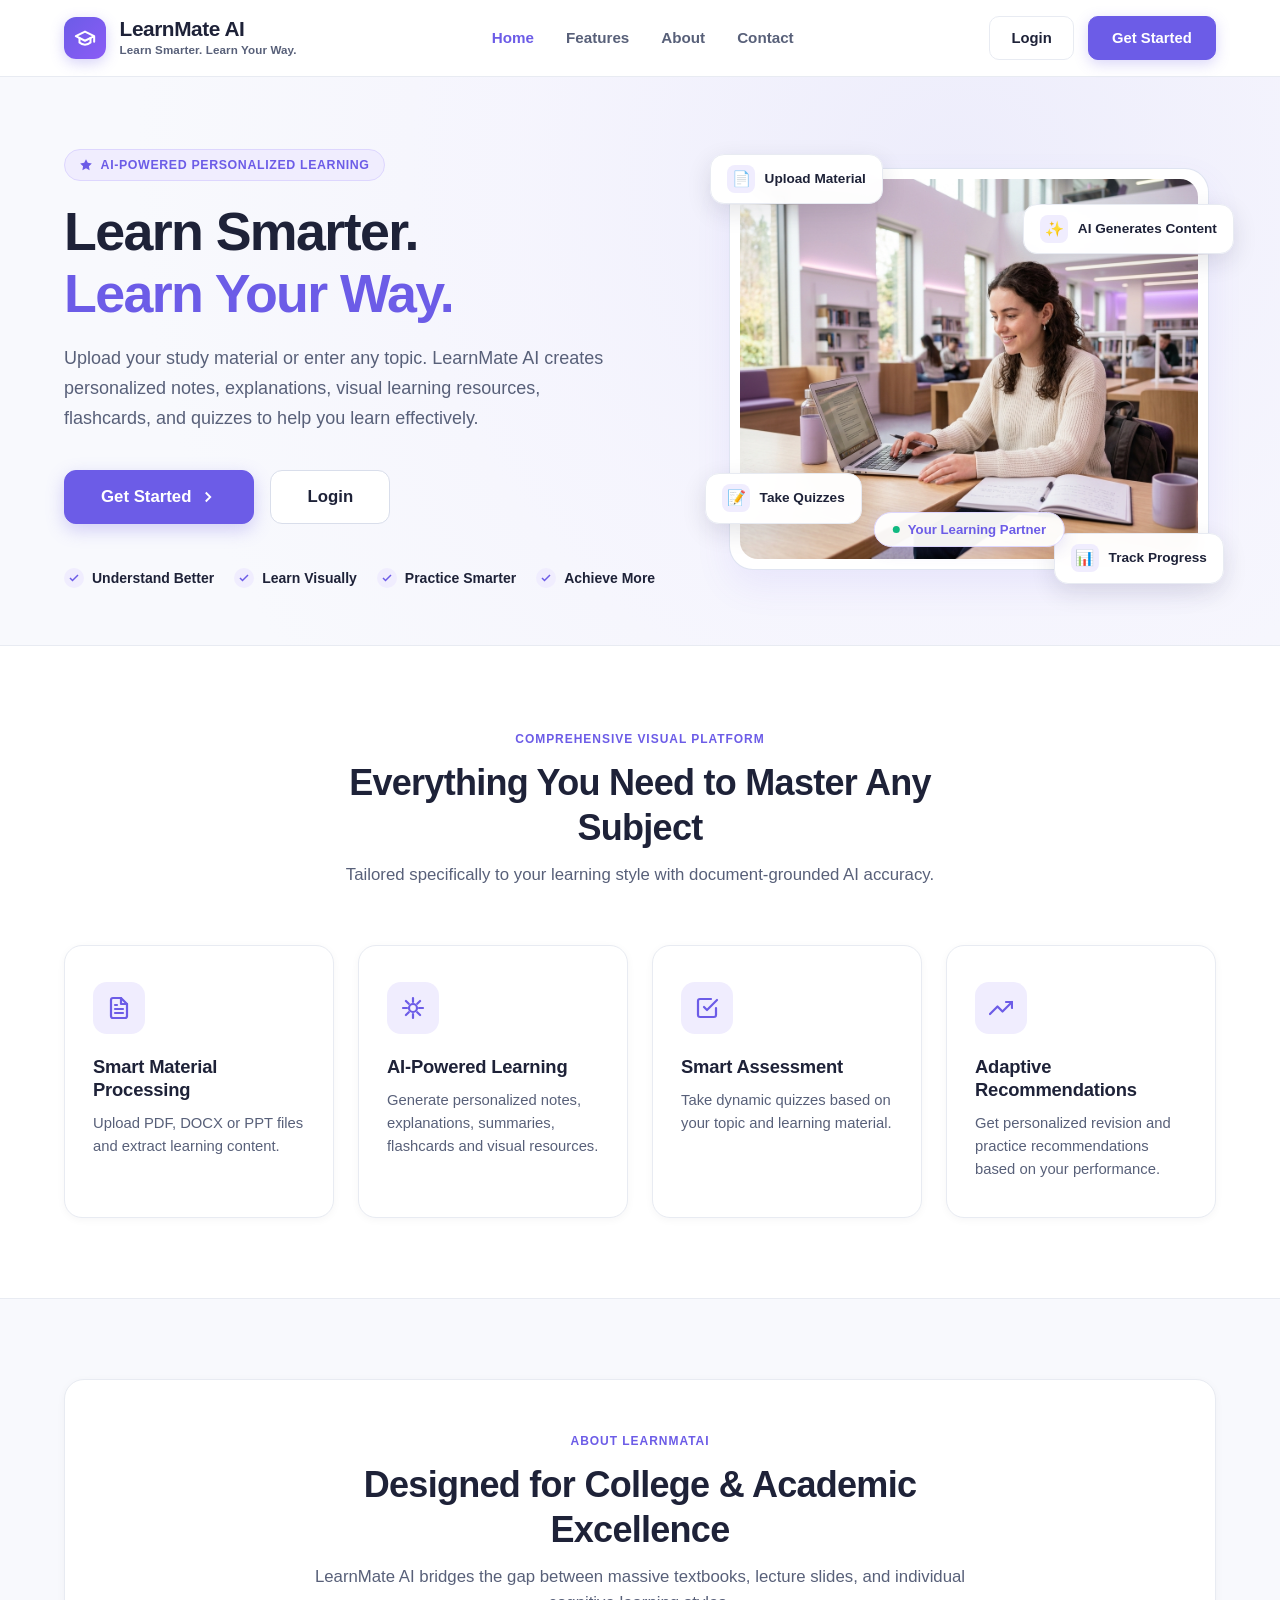
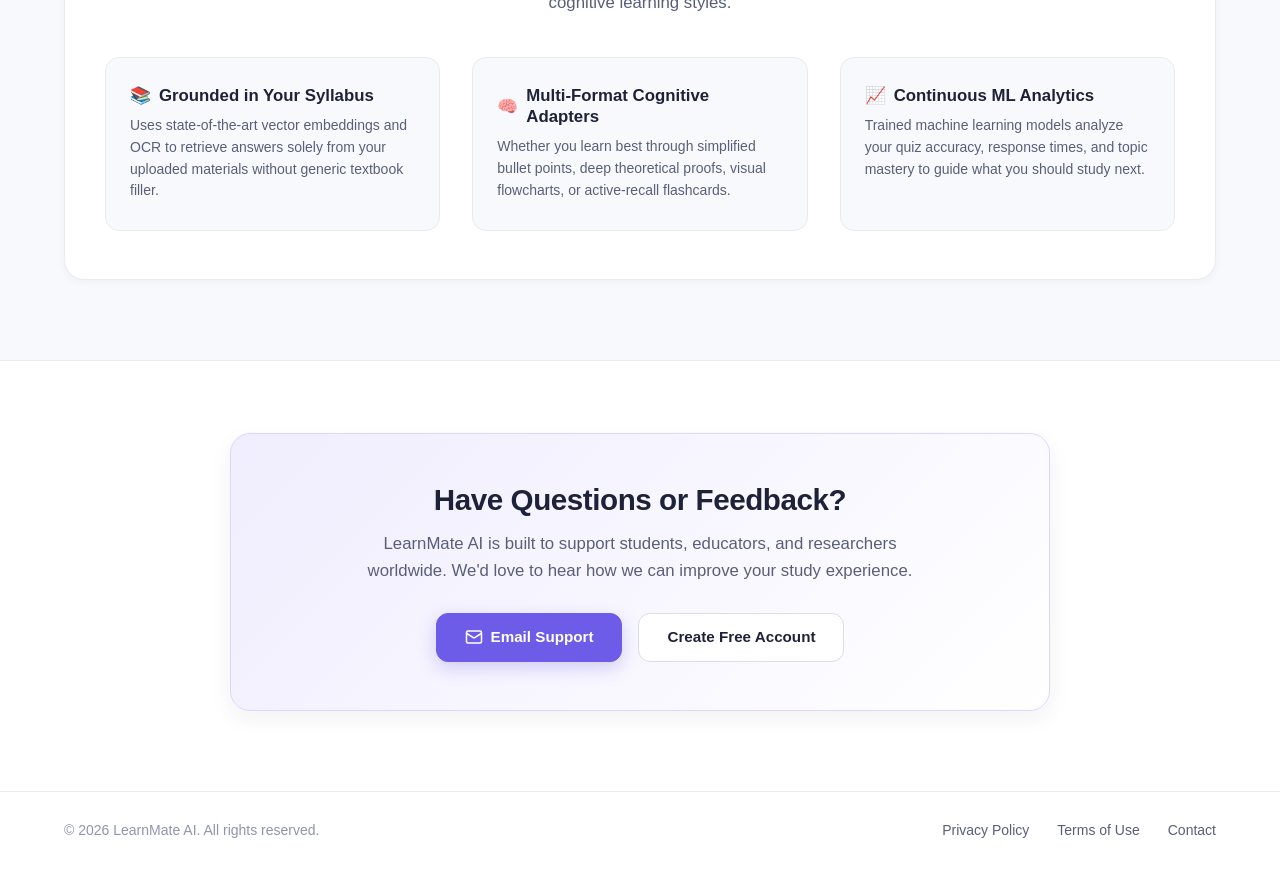
<file: index.html>
<!DOCTYPE html>
<html lang="en">
<head>
  <meta charset="UTF-8">
  <meta name="viewport" content="width=device-width, initial-scale=1.0">
  <title>LearnMate AI - Learn Smarter. Learn Your Way.</title>
  <link rel="stylesheet" href="css/variables.css">
  <link rel="stylesheet" href="css/base.css">
  <style>
    /* ==========================================================================
       Polished, Modern AI Education Landing Page Styles
       ========================================================================== */
    :root {
      --primary: #6C5CE7;
      --primary-hover: #5A4BD8;
      --primary-light: #F0EDFE;
      --primary-border: #DDD6FE;
      --primary-subtle: #FAF9FF;
      --bg-page: #F8F9FD;
      --bg-card: #FFFFFF;
      --text-navy: #1E2238;
      --text-muted: #586079;
      --text-subtle: #8E96AD;
      --border-color: #E8EBF2;
      --shadow-sm: 0 2px 8px rgba(30, 34, 56, 0.04);
      --shadow-md: 0 8px 24px rgba(30, 34, 56, 0.06);
      --shadow-lg: 0 16px 36px rgba(108, 92, 231, 0.09);
    }

    * {
      box-sizing: border-box;
      margin: 0;
      padding: 0;
    }

    html {
      scroll-behavior: smooth;
    }

    body {
      background-color: var(--bg-page);
      color: var(--text-navy);
      font-family: -apple-system, BlinkMacSystemFont, 'Segoe UI', Roboto, Helvetica, Arial, sans-serif;
      min-height: 100vh;
      display: flex;
      flex-direction: column;
      overflow-x: hidden;
      line-height: 1.5;
    }

    /* Subtle background ambient glows */
    .bg-ambient-glow {
      position: absolute;
      top: 0;
      left: 50%;
      transform: translateX(-50%);
      width: 100%;
      max-width: 1400px;
      height: 720px;
      background: radial-gradient(circle at 75% 25%, rgba(108, 92, 231, 0.08) 0%, rgba(240, 237, 254, 0.35) 40%, rgba(248, 249, 253, 0) 75%);
      pointer-events: none;
      z-index: 0;
    }

    /* Container */
    .landing-container {
      max-width: 1200px;
      margin: 0 auto;
      padding: 0 1.5rem;
      width: 100%;
      position: relative;
      z-index: 1;
    }

    /* ==========================================================================
       Header
       ========================================================================== */
    .landing-header {
      background: rgba(255, 255, 255, 0.96);
      backdrop-filter: blur(12px);
      border-bottom: 1px solid var(--border-color);
      position: sticky;
      top: 0;
      z-index: 100;
      transition: all 0.2s ease;
    }

    .header-inner {
      height: 76px;
      display: flex;
      align-items: center;
      justify-content: space-between;
    }

    .brand-group {
      display: flex;
      align-items: center;
      gap: 0.85rem;
      text-decoration: none;
    }

    .brand-icon-box {
      width: 42px;
      height: 42px;
      border-radius: 12px;
      background: linear-gradient(135deg, #6C5CE7, #8B5CF6);
      color: #FFFFFF;
      display: flex;
      align-items: center;
      justify-content: center;
      box-shadow: 0 4px 14px rgba(108, 92, 231, 0.28);
    }

    .brand-text-col {
      display: flex;
      flex-direction: column;
    }

    .brand-title {
      font-size: 1.3rem;
      font-weight: 800;
      color: var(--text-navy);
      letter-spacing: -0.02em;
      line-height: 1.15;
    }

    .brand-tagline {
      font-size: 0.725rem;
      font-weight: 600;
      color: var(--text-muted);
      letter-spacing: 0.01em;
    }

    /* Navigation links */
    .header-nav {
      display: flex;
      align-items: center;
      gap: 2rem;
    }

    .header-nav a {
      font-size: 0.95rem;
      font-weight: 600;
      color: var(--text-muted);
      text-decoration: none;
      transition: color 0.2s ease;
      position: relative;
    }

    .header-nav a:hover,
    .header-nav a.active {
      color: var(--primary);
    }

    /* Header Actions */
    .header-actions {
      display: flex;
      align-items: center;
      gap: 0.85rem;
    }

    .btn-header-login {
      padding: 0.6rem 1.35rem;
      font-size: 0.925rem;
      font-weight: 600;
      color: var(--text-navy);
      background: #FFFFFF;
      border: 1.5px solid var(--border-color);
      border-radius: 10px;
      text-decoration: none;
      transition: all 0.2s ease;
      display: inline-flex;
      align-items: center;
      justify-content: center;
    }

    .btn-header-login:hover {
      border-color: var(--primary);
      color: var(--primary);
      background: var(--primary-light);
    }

    .btn-header-start {
      padding: 0.6rem 1.45rem;
      font-size: 0.925rem;
      font-weight: 600;
      color: #FFFFFF;
      background: var(--primary);
      border: 1.5px solid var(--primary);
      border-radius: 10px;
      text-decoration: none;
      box-shadow: 0 4px 14px rgba(108, 92, 231, 0.25);
      transition: all 0.2s ease;
      display: inline-flex;
      align-items: center;
      justify-content: center;
    }

    .btn-header-start:hover {
      background: var(--primary-hover);
      border-color: var(--primary-hover);
      transform: translateY(-1px);
      box-shadow: 0 6px 18px rgba(108, 92, 231, 0.35);
    }

    /* ==========================================================================
       Hero Section (Two-Column Layout)
       ========================================================================== */
    .hero-section {
      padding: 4.5rem 0 3.5rem;
      position: relative;
    }

    .hero-grid {
      display: grid;
      grid-template-columns: 1.1fr 0.9fr;
      gap: 3.5rem;
      align-items: center;
    }

    /* Left Side */
    .hero-left {
      display: flex;
      flex-direction: column;
      align-items: flex-start;
    }

    .hero-badge {
      display: inline-flex;
      align-items: center;
      gap: 0.45rem;
      background: var(--primary-light);
      border: 1px solid var(--primary-border);
      color: var(--primary);
      font-size: 0.775rem;
      font-weight: 750;
      letter-spacing: 0.05em;
      padding: 0.35rem 0.9rem;
      border-radius: 20px;
      margin-bottom: 1.25rem;
      text-transform: uppercase;
    }

    .hero-badge-sparkle {
      width: 14px;
      height: 14px;
      color: var(--primary);
    }

    .hero-title {
      font-size: clamp(2.6rem, 4.2vw, 3.5rem);
      font-weight: 850;
      color: var(--text-navy);
      line-height: 1.15;
      letter-spacing: -0.03em;
      margin-bottom: 1.25rem;
    }

    .hero-title .purple-text {
      color: var(--primary);
      display: inline-block;
    }

    .hero-desc {
      font-size: 1.125rem;
      color: var(--text-muted);
      line-height: 1.65;
      margin-bottom: 2.25rem;
      max-width: 540px;
    }

    .hero-cta-row {
      display: flex;
      align-items: center;
      gap: 1rem;
      margin-bottom: 2.25rem;
      flex-wrap: wrap;
    }

    .btn-hero-primary {
      padding: 0.85rem 2.25rem;
      font-size: 1.05rem;
      font-weight: 600;
      color: #FFFFFF;
      background: var(--primary);
      border: 1.5px solid var(--primary);
      border-radius: 12px;
      text-decoration: none;
      box-shadow: 0 6px 18px rgba(108, 92, 231, 0.28);
      transition: all 0.2s ease;
      display: inline-flex;
      align-items: center;
      justify-content: center;
      gap: 0.5rem;
    }

    .btn-hero-primary:hover {
      background: var(--primary-hover);
      border-color: var(--primary-hover);
      transform: translateY(-2px);
      box-shadow: 0 8px 24px rgba(108, 92, 231, 0.38);
    }

    .btn-hero-secondary {
      padding: 0.85rem 2.25rem;
      font-size: 1.05rem;
      font-weight: 600;
      color: var(--text-navy);
      background: #FFFFFF;
      border: 1.5px solid #D9DEEB;
      border-radius: 12px;
      text-decoration: none;
      transition: all 0.2s ease;
      display: inline-flex;
      align-items: center;
      justify-content: center;
    }

    .btn-hero-secondary:hover {
      border-color: var(--primary);
      color: var(--primary);
      background: var(--primary-light);
      transform: translateY(-2px);
    }

    /* Benefits row */
    .hero-benefits {
      display: flex;
      align-items: center;
      gap: 1.25rem;
      flex-wrap: wrap;
      padding-top: 0.5rem;
    }

    .benefit-item {
      display: inline-flex;
      align-items: center;
      gap: 0.5rem;
      font-size: 0.875rem;
      font-weight: 650;
      color: var(--text-navy);
    }

    .benefit-icon-circle {
      width: 20px;
      height: 20px;
      border-radius: 50%;
      background: var(--primary-light);
      color: var(--primary);
      display: flex;
      align-items: center;
      justify-content: center;
      flex-shrink: 0;
    }

    /* Right Side (Realistic Student Visual with Floating UI Cards) */
    .hero-right {
      position: relative;
      display: flex;
      justify-content: center;
      align-items: center;
    }

    .hero-visual-frame {
      position: relative;
      width: 100%;
      max-width: 480px;
      background: #FFFFFF;
      border-radius: 24px;
      padding: 10px;
      border: 1px solid rgba(220, 225, 240, 0.9);
      box-shadow: var(--shadow-lg);
    }

    .hero-visual-img {
      width: 100%;
      height: 380px;
      object-fit: cover;
      object-position: center 20%;
      border-radius: 18px;
      display: block;
    }

    /* Floating UI Cards */
    .floating-ui-card {
      position: absolute;
      background: rgba(255, 255, 255, 0.97);
      backdrop-filter: blur(10px);
      border: 1px solid var(--border-color);
      border-radius: 14px;
      padding: 0.65rem 1rem;
      box-shadow: 0 8px 24px rgba(30, 34, 56, 0.12);
      display: flex;
      align-items: center;
      gap: 0.6rem;
      font-size: 0.85rem;
      font-weight: 700;
      color: var(--text-navy);
      white-space: nowrap;
      z-index: 10;
      transition: transform 0.25s ease;
    }

    .floating-ui-card:hover {
      transform: translateY(-3px);
      box-shadow: 0 12px 28px rgba(108, 92, 231, 0.18);
    }

    .float-icon-box {
      width: 28px;
      height: 28px;
      border-radius: 8px;
      background: var(--primary-light);
      color: var(--primary);
      display: flex;
      align-items: center;
      justify-content: center;
      font-size: 0.95rem;
    }

    /* Floating Card Positions */
    .card-pos-top-left {
      top: -15px;
      left: -20px;
    }

    .card-pos-top-right {
      top: 35px;
      right: -25px;
    }

    .card-pos-bottom-left {
      bottom: 45px;
      left: -25px;
    }

    .card-pos-bottom-right {
      bottom: -15px;
      right: -15px;
    }

    /* Partner Badge */
    .partner-badge {
      position: absolute;
      bottom: 22px;
      left: 50%;
      transform: translateX(-50%);
      background: rgba(255, 255, 255, 0.95);
      border: 1.5px solid var(--primary-border);
      border-radius: 20px;
      padding: 0.4rem 1.1rem;
      display: flex;
      align-items: center;
      gap: 0.5rem;
      font-size: 0.825rem;
      font-weight: 750;
      color: var(--primary);
      box-shadow: 0 4px 16px rgba(108, 92, 231, 0.16);
      z-index: 12;
    }

    .partner-badge-dot {
      width: 7px;
      height: 7px;
      border-radius: 50%;
      background: #10B981;
    }

    /* ==========================================================================
       Features Section (4 Rounded Feature Cards)
       ========================================================================== */
    .features-section {
      padding: 5rem 0;
      border-top: 1px solid var(--border-color);
      background: #FFFFFF;
      position: relative;
    }

    .section-header {
      text-align: center;
      max-width: 680px;
      margin: 0 auto 3.5rem;
    }

    .section-badge {
      display: inline-block;
      font-size: 0.75rem;
      font-weight: 750;
      color: var(--primary);
      text-transform: uppercase;
      letter-spacing: 0.08em;
      margin-bottom: 0.75rem;
    }

    .section-title {
      font-size: 2.25rem;
      font-weight: 800;
      color: var(--text-navy);
      letter-spacing: -0.02em;
      margin-bottom: 0.75rem;
      line-height: 1.25;
    }

    .section-subtitle {
      font-size: 1.05rem;
      color: var(--text-muted);
      line-height: 1.6;
    }

    .features-grid {
      display: grid;
      grid-template-columns: repeat(4, 1fr);
      gap: 1.5rem;
    }

    .feature-card {
      background: #FFFFFF;
      border: 1.5px solid var(--border-color);
      border-radius: 18px;
      padding: 2.25rem 1.75rem;
      box-shadow: var(--shadow-sm);
      transition: all 0.25s ease;
      display: flex;
      flex-direction: column;
      text-align: left;
    }

    .feature-card:hover {
      border-color: var(--primary-border);
      transform: translateY(-4px);
      box-shadow: var(--shadow-lg);
    }

    .feature-icon-wrapper {
      width: 52px;
      height: 52px;
      border-radius: 14px;
      background: var(--primary-light);
      color: var(--primary);
      display: flex;
      align-items: center;
      justify-content: center;
      margin-bottom: 1.35rem;
    }

    .feature-card-title {
      font-size: 1.15rem;
      font-weight: 750;
      color: var(--text-navy);
      margin-bottom: 0.65rem;
      letter-spacing: -0.01em;
    }

    .feature-card-desc {
      font-size: 0.925rem;
      color: var(--text-muted);
      line-height: 1.55;
    }

    /* ==========================================================================
       About Section
       ========================================================================== */
    .about-section {
      padding: 5rem 0;
      background: var(--bg-page);
      border-top: 1px solid var(--border-color);
    }

    .about-card {
      background: #FFFFFF;
      border: 1.5px solid var(--border-color);
      border-radius: 20px;
      padding: 3rem 2.5rem;
      box-shadow: var(--shadow-sm);
    }

    .about-grid {
      display: grid;
      grid-template-columns: repeat(3, 1fr);
      gap: 2rem;
      margin-top: 2.5rem;
    }

    .about-pillar {
      background: var(--bg-page);
      border: 1px solid var(--border-color);
      border-radius: 14px;
      padding: 1.75rem 1.5rem;
    }

    .about-pillar h4 {
      font-size: 1.05rem;
      font-weight: 750;
      color: var(--text-navy);
      margin-bottom: 0.5rem;
      display: flex;
      align-items: center;
      gap: 0.5rem;
    }

    .about-pillar p {
      font-size: 0.875rem;
      color: var(--text-muted);
      line-height: 1.55;
    }

    /* ==========================================================================
       Contact Section
       ========================================================================== */
    .contact-section {
      padding: 4.5rem 0 5rem;
      background: #FFFFFF;
      border-top: 1px solid var(--border-color);
    }

    .contact-box {
      background: linear-gradient(135deg, var(--primary-light) 0%, #FFFFFF 100%);
      border: 1.5px solid var(--primary-border);
      border-radius: 20px;
      padding: 3rem 2.5rem;
      text-align: center;
      max-width: 820px;
      margin: 0 auto;
      box-shadow: var(--shadow-md);
    }

    .contact-box h3 {
      font-size: 1.85rem;
      font-weight: 800;
      color: var(--text-navy);
      margin-bottom: 0.75rem;
    }

    .contact-box p {
      font-size: 1.05rem;
      color: var(--text-muted);
      max-width: 580px;
      margin: 0 auto 1.75rem;
      line-height: 1.6;
    }

    .contact-actions {
      display: flex;
      align-items: center;
      justify-content: center;
      gap: 1rem;
      flex-wrap: wrap;
    }

    /* ==========================================================================
       Footer
       ========================================================================== */
    .landing-footer {
      background: #FFFFFF;
      border-top: 1px solid var(--border-color);
      padding: 1.75rem 0;
      margin-top: auto;
    }

    .footer-inner {
      display: flex;
      align-items: center;
      justify-content: space-between;
      flex-wrap: wrap;
      gap: 1rem;
    }

    .footer-copy {
      font-size: 0.875rem;
      color: var(--text-subtle);
      font-weight: 500;
    }

    .footer-links {
      display: flex;
      align-items: center;
      gap: 1.75rem;
    }

    .footer-links a {
      font-size: 0.875rem;
      color: var(--text-muted);
      text-decoration: none;
      font-weight: 500;
      transition: color 0.2s ease;
    }

    .footer-links a:hover {
      color: var(--primary);
    }

    /* ==========================================================================
       Responsive Media Queries
       ========================================================================== */
    @media (max-width: 1024px) {
      .hero-grid {
        grid-template-columns: 1fr;
        gap: 3rem;
      }
      .hero-left {
        align-items: center;
        text-align: center;
      }
      .hero-desc {
        margin-left: auto;
        margin-right: auto;
      }
      .hero-cta-row {
        justify-content: center;
      }
      .hero-benefits {
        justify-content: center;
      }
      .features-grid {
        grid-template-columns: repeat(2, 1fr);
      }
      .about-grid {
        grid-template-columns: 1fr;
      }
    }

    @media (max-width: 768px) {
      .header-nav {
        display: none; /* Hide middle links on compact mobile */
      }
      .features-grid {
        grid-template-columns: 1fr;
      }
      .card-pos-top-left {
        top: -10px;
        left: -10px;
      }
      .card-pos-top-right {
        top: 20px;
        right: -10px;
      }
      .card-pos-bottom-left {
        bottom: 30px;
        left: -10px;
      }
      .card-pos-bottom-right {
        bottom: -10px;
        right: -10px;
      }
      .footer-inner {
        flex-direction: column;
        text-align: center;
      }
    }
  </style>
</head>
<body>

  <div class="bg-ambient-glow"></div>

  <!-- HEADER -->
  <header class="landing-header">
    <div class="landing-container">
      <div class="header-inner">
        
        <!-- Left: Logo, Name & Tagline -->
        <a href="#" class="brand-group">
          <div class="brand-icon-box">
            <svg width="22" height="22" viewBox="0 0 24 24" fill="none" stroke="currentColor" stroke-width="2.2" stroke-linecap="round" stroke-linejoin="round">
              <path d="M22 10v6M2 10l10-5 10 5-10 5z"/>
              <path d="M6 12v5c3 3 9 3 12 0v-5"/>
            </svg>
          </div>
          <div class="brand-text-col">
            <span class="brand-title">LearnMate AI</span>
            <span class="brand-tagline">Learn Smarter. Learn Your Way.</span>
          </div>
        </a>

        <!-- Center/Right Navigation -->
        <nav class="header-nav">
          <a href="#" class="active">Home</a>
          <a href="#features">Features</a>
          <a href="#about">About</a>
          <a href="#contact">Contact</a>
        </nav>

        <!-- Right Buttons -->
        <div class="header-actions">
          <a href="login.html" class="btn-header-login">Login</a>
          <a href="signup.html" class="btn-header-start">Get Started</a>
        </div>

      </div>
    </div>
  </header>

  <!-- MAIN CONTENT -->
  <main>
    
    <!-- HERO SECTION -->
    <section class="hero-section" id="home">
      <div class="landing-container">
        <div class="hero-grid">

          <!-- LEFT SIDE -->
          <div class="hero-left">
            <div class="hero-badge">
              <svg class="hero-badge-sparkle" viewBox="0 0 24 24" fill="currentColor">
                <polygon points="12 2 15.09 8.26 22 9.27 17 14.14 18.18 21.02 12 17.77 5.82 21.02 7 14.14 2 9.27 8.91 8.26 12 2"/>
              </svg>
              <span>AI-POWERED PERSONALIZED LEARNING</span>
            </div>

            <h1 class="hero-title">
              Learn Smarter.<br>
              <span class="purple-text">Learn Your Way.</span>
            </h1>

            <p class="hero-desc">
              Upload your study material or enter any topic. LearnMate AI creates personalized notes, explanations, visual learning resources, flashcards, and quizzes to help you learn effectively.
            </p>

            <div class="hero-cta-row">
              <a href="signup.html" class="btn-hero-primary">
                <span>Get Started</span>
                <svg width="18" height="18" viewBox="0 0 24 24" fill="none" stroke="currentColor" stroke-width="2.5"><polyline points="9 18 15 12 9 6"/></svg>
              </a>
              <a href="login.html" class="btn-hero-secondary">Login</a>
            </div>

            <!-- Four small benefits -->
            <div class="hero-benefits">
              <div class="benefit-item">
                <div class="benefit-icon-circle">
                  <svg width="12" height="12" viewBox="0 0 24 24" fill="none" stroke="currentColor" stroke-width="3"><polyline points="20 6 9 17 4 12"/></svg>
                </div>
                <span>Understand Better</span>
              </div>

              <div class="benefit-item">
                <div class="benefit-icon-circle">
                  <svg width="12" height="12" viewBox="0 0 24 24" fill="none" stroke="currentColor" stroke-width="3"><polyline points="20 6 9 17 4 12"/></svg>
                </div>
                <span>Learn Visually</span>
              </div>

              <div class="benefit-item">
                <div class="benefit-icon-circle">
                  <svg width="12" height="12" viewBox="0 0 24 24" fill="none" stroke="currentColor" stroke-width="3"><polyline points="20 6 9 17 4 12"/></svg>
                </div>
                <span>Practice Smarter</span>
              </div>

              <div class="benefit-item">
                <div class="benefit-icon-circle">
                  <svg width="12" height="12" viewBox="0 0 24 24" fill="none" stroke="currentColor" stroke-width="3"><polyline points="20 6 9 17 4 12"/></svg>
                </div>
                <span>Achieve More</span>
              </div>
            </div>
          </div>

          <!-- RIGHT SIDE: Realistic Student Visual with Floating UI Cards -->
          <div class="hero-right">
            <div class="hero-visual-frame">
              <img src="assets/student_learning_hero.jpg" alt="Student learning with laptop" class="hero-visual-img">

              <!-- Floating UI Card 1: Top Left -->
              <div class="floating-ui-card card-pos-top-left">
                <div class="float-icon-box">📄</div>
                <span>Upload Material</span>
              </div>

              <!-- Floating UI Card 2: Top Right -->
              <div class="floating-ui-card card-pos-top-right">
                <div class="float-icon-box">✨</div>
                <span>AI Generates Content</span>
              </div>

              <!-- Floating UI Card 3: Bottom Left -->
              <div class="floating-ui-card card-pos-bottom-left">
                <div class="float-icon-box">📝</div>
                <span>Take Quizzes</span>
              </div>

              <!-- Floating UI Card 4: Bottom Right -->
              <div class="floating-ui-card card-pos-bottom-right">
                <div class="float-icon-box">📊</div>
                <span>Track Progress</span>
              </div>

              <!-- Small Badge -->
              <div class="partner-badge">
                <span class="partner-badge-dot"></span>
                <span>Your Learning Partner</span>
              </div>
            </div>
          </div>

        </div>
      </div>
    </section>

    <!-- FEATURE SECTION (4 Rounded Feature Cards) -->
    <section class="features-section" id="features">
      <div class="landing-container">
        
        <div class="section-header">
          <span class="section-badge">Comprehensive Visual Platform</span>
          <h2 class="section-title">Everything You Need to Master Any Subject</h2>
          <p class="section-subtitle">
            Tailored specifically to your learning style with document-grounded AI accuracy.
          </p>
        </div>

        <div class="features-grid">
          <!-- Card 1 -->
          <div class="feature-card">
            <div class="feature-icon-wrapper">
              <svg width="24" height="24" viewBox="0 0 24 24" fill="none" stroke="currentColor" stroke-width="2.2" stroke-linecap="round" stroke-linejoin="round">
                <path d="M14 2H6a2 2 0 0 0-2 2v16a2 2 0 0 0 2 2h12a2 2 0 0 0 2-2V8z"/>
                <polyline points="14 2 14 8 20 8"/>
                <line x1="16" y1="13" x2="8" y2="13"/>
                <line x1="16" y1="17" x2="8" y2="17"/>
                <line x1="10" y1="9" x2="8" y2="9"/>
              </svg>
            </div>
            <h3 class="feature-card-title">Smart Material Processing</h3>
            <p class="feature-card-desc">
              Upload PDF, DOCX or PPT files and extract learning content.
            </p>
          </div>

          <!-- Card 2 -->
          <div class="feature-card">
            <div class="feature-icon-wrapper">
              <svg width="24" height="24" viewBox="0 0 24 24" fill="none" stroke="currentColor" stroke-width="2.2" stroke-linecap="round" stroke-linejoin="round">
                <path d="M12 2v4M12 18v4M4.93 4.93l2.83 2.83M16.24 16.24l2.83 2.83M2 12h4M18 12h4M4.93 19.07l2.83-2.83M16.24 7.76l2.83-2.83"/>
                <circle cx="12" cy="12" r="4"/>
              </svg>
            </div>
            <h3 class="feature-card-title">AI-Powered Learning</h3>
            <p class="feature-card-desc">
              Generate personalized notes, explanations, summaries, flashcards and visual resources.
            </p>
          </div>

          <!-- Card 3 -->
          <div class="feature-card">
            <div class="feature-icon-wrapper">
              <svg width="24" height="24" viewBox="0 0 24 24" fill="none" stroke="currentColor" stroke-width="2.2" stroke-linecap="round" stroke-linejoin="round">
                <path d="M9 11l3 3L22 4"/>
                <path d="M21 12v7a2 2 0 0 1-2 2H5a2 2 0 0 1-2-2V5a2 2 0 0 1 2-2h11"/>
              </svg>
            </div>
            <h3 class="feature-card-title">Smart Assessment</h3>
            <p class="feature-card-desc">
              Take dynamic quizzes based on your topic and learning material.
            </p>
          </div>

          <!-- Card 4 -->
          <div class="feature-card">
            <div class="feature-icon-wrapper">
              <svg width="24" height="24" viewBox="0 0 24 24" fill="none" stroke="currentColor" stroke-width="2.2" stroke-linecap="round" stroke-linejoin="round">
                <polyline points="23 6 13.5 15.5 8.5 10.5 1 18"/>
                <polyline points="17 6 23 6 23 12"/>
              </svg>
            </div>
            <h3 class="feature-card-title">Adaptive Recommendations</h3>
            <p class="feature-card-desc">
              Get personalized revision and practice recommendations based on your performance.
            </p>
          </div>
        </div>

      </div>
    </section>

    <!-- ABOUT SECTION -->
    <section class="about-section" id="about">
      <div class="landing-container">
        <div class="about-card">
          <div class="section-header" style="margin-bottom: 1.5rem;">
            <span class="section-badge">ABOUT LEARNMATAI</span>
            <h2 class="section-title">Designed for College & Academic Excellence</h2>
            <p class="section-subtitle">
              LearnMate AI bridges the gap between massive textbooks, lecture slides, and individual cognitive learning styles.
            </p>
          </div>

          <div class="about-grid">
            <div class="about-pillar">
              <h4>
                <span>📚</span> Grounded in Your Syllabus
              </h4>
              <p>
                Uses state-of-the-art vector embeddings and OCR to retrieve answers solely from your uploaded materials without generic textbook filler.
              </p>
            </div>

            <div class="about-pillar">
              <h4>
                <span>🧠</span> Multi-Format Cognitive Adapters
              </h4>
              <p>
                Whether you learn best through simplified bullet points, deep theoretical proofs, visual flowcharts, or active-recall flashcards.
              </p>
            </div>

            <div class="about-pillar">
              <h4>
                <span>📈</span> Continuous ML Analytics
              </h4>
              <p>
                Trained machine learning models analyze your quiz accuracy, response times, and topic mastery to guide what you should study next.
              </p>
            </div>
          </div>
        </div>
      </div>
    </section>

    <!-- CONTACT SECTION -->
    <section class="contact-section" id="contact">
      <div class="landing-container">
        <div class="contact-box">
          <h3>Have Questions or Feedback?</h3>
          <p>
            LearnMate AI is built to support students, educators, and researchers worldwide. We'd love to hear how we can improve your study experience.
          </p>
          <div class="contact-actions">
            <a href="mailto:support@learnmate.ai" class="btn-hero-primary" style="padding: 0.75rem 1.75rem; font-size: 0.95rem;">
              <svg width="18" height="18" viewBox="0 0 24 24" fill="none" stroke="currentColor" stroke-width="2"><rect width="20" height="16" x="2" y="4" rx="2"/><path d="m22 7-8.97 5.7a1.94 1.94 0 0 1-2.06 0L2 7"/></svg>
              <span>Email Support</span>
            </a>
            <a href="signup.html" class="btn-hero-secondary" style="padding: 0.75rem 1.75rem; font-size: 0.95rem;">
              Create Free Account
            </a>
          </div>
        </div>
      </div>
    </section>

  </main>

  <!-- FOOTER -->
  <footer class="landing-footer">
    <div class="landing-container">
      <div class="footer-inner">
        <div class="footer-copy">
          &copy; 2026 LearnMate AI. All rights reserved.
        </div>
        <div class="footer-links">
          <a href="#">Privacy Policy</a>
          <a href="#">Terms of Use</a>
          <a href="#contact">Contact</a>
        </div>
      </div>
    </div>
  </footer>

</body>
</html>
</file>
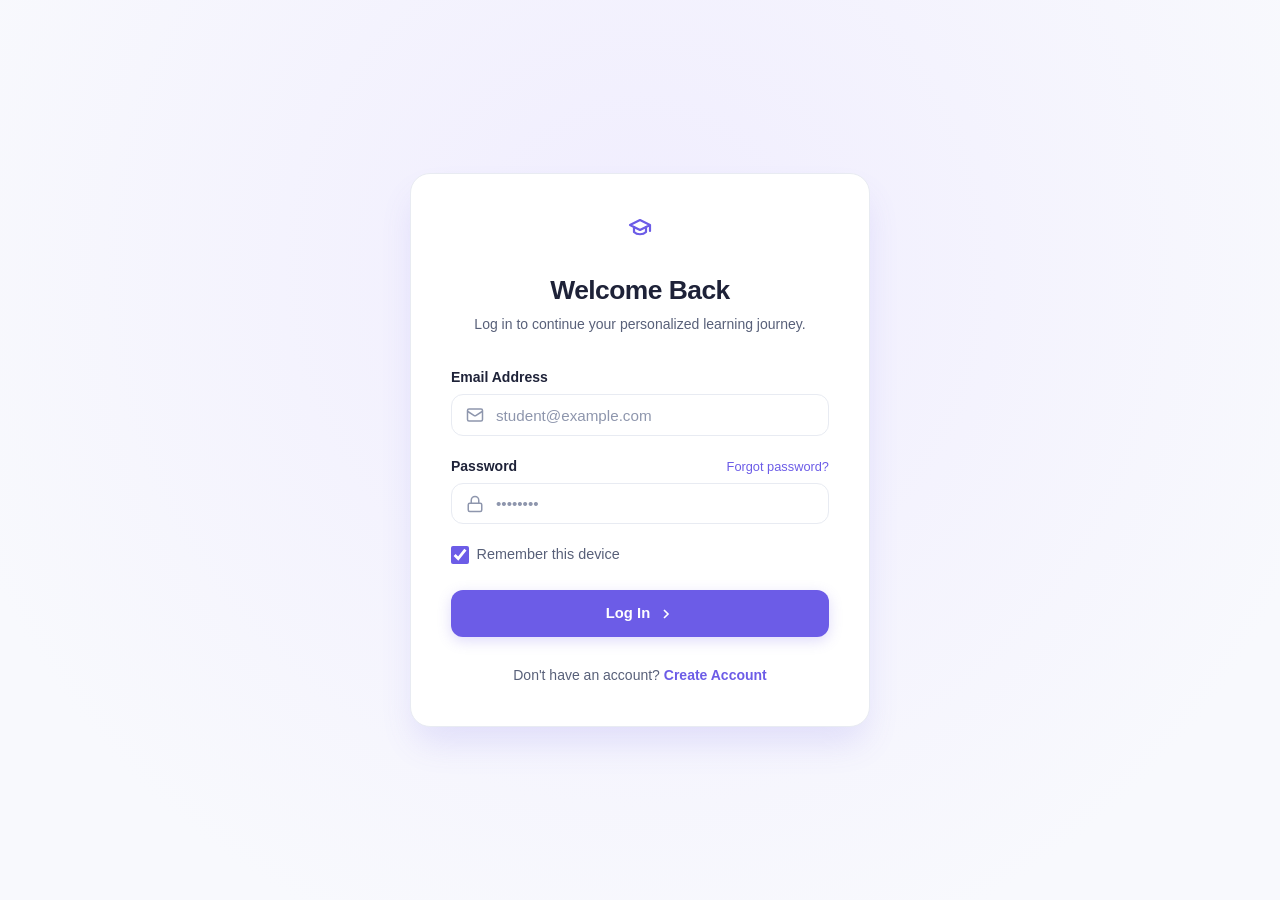
<file: login.html>
<!DOCTYPE html>
<html lang="en">
<head>
  <meta charset="UTF-8">
  <meta name="viewport" content="width=device-width, initial-scale=1.0">
  <title>Log In - LearnMate AI</title>
  <link rel="stylesheet" href="css/variables.css">
  <link rel="stylesheet" href="css/base.css">
  <link rel="stylesheet" href="css/components.css">
  <link rel="stylesheet" href="css/pages.css">
</head>
<body>

  <div class="auth-page-wrapper">
    <div class="auth-card">
      <div class="auth-header">
        <a href="index.html" class="auth-logo">
          <div class="brand-logo" style="width: 44px; height: 44px;">
            <svg width="24" height="24" viewBox="0 0 24 24" fill="none" stroke="currentColor" stroke-width="2.2" stroke-linecap="round" stroke-linejoin="round">
              <path d="M22 10v6M2 10l10-5 10 5-10 5z"/>
              <path d="M6 12v5c3 3 9 3 12 0v-5"/>
            </svg>
          </div>
        </a>
        <h2 style="font-size: 1.65rem; color: var(--text-primary); margin-bottom: 0.35rem;">Welcome Back</h2>
        <p style="font-size: 0.875rem; color: var(--text-secondary);">Log in to continue your personalized learning journey.</p>
      </div>

      <form id="login-form">
        <div class="form-group">
          <label class="form-label" for="login-email">Email Address</label>
          <div class="input-icon-group">
            <svg width="18" height="18" viewBox="0 0 24 24" fill="none" stroke="currentColor" stroke-width="2"><rect width="20" height="16" x="2" y="4" rx="2"/><path d="m22 7-8.97 5.7a1.94 1.94 0 0 1-2.06 0L2 7"/></svg>
            <input type="email" id="login-email" class="form-input" placeholder="student@example.com" required>
          </div>
        </div>

        <div class="form-group">
          <div class="flex justify-between items-center">
            <label class="form-label" for="login-password">Password</label>
            <a href="#" style="font-size: 0.8rem; color: var(--primary);">Forgot password?</a>
          </div>
          <div class="input-icon-group">
            <svg width="18" height="18" viewBox="0 0 24 24" fill="none" stroke="currentColor" stroke-width="2"><rect width="18" height="11" x="3" y="11" rx="2" ry="2"/><path d="M7 11V7a5 5 0 0 1 10 0v4"/></svg>
            <input type="password" id="login-password" class="form-input" placeholder="••••••••" required>
          </div>
        </div>

        <div class="flex items-center justify-between mb-6">
          <label class="checkbox-label">
            <input type="checkbox" class="form-checkbox" checked>
            <span>Remember this device</span>
          </label>
        </div>

        <button type="submit" class="btn btn-primary w-full" style="width: 100%; padding: 0.85rem;">
          Log In
          <svg width="16" height="16" viewBox="0 0 24 24" fill="none" stroke="currentColor" stroke-width="2.5"><polyline points="9 18 15 12 9 6"/></svg>
        </button>
      </form>

      <div style="text-align: center; margin-top: 1.75rem; font-size: 0.875rem; color: var(--text-secondary);">
        Don't have an account? <a href="signup.html" style="font-weight: 600; color: var(--primary);">Create Account</a>
      </div>
    </div>
  </div>

  <div id="toast-container" class="toast-container"></div>

  <script src="js/data.js"></script>
  <script src="js/api.js"></script>
  <script src="js/components.js"></script>
  <script src="js/auth.js"></script>
  <script>
    document.addEventListener("DOMContentLoaded", () => {
      LearnMateAuth.initLogin();
    });
  </script>
</body>
</html>
</file>
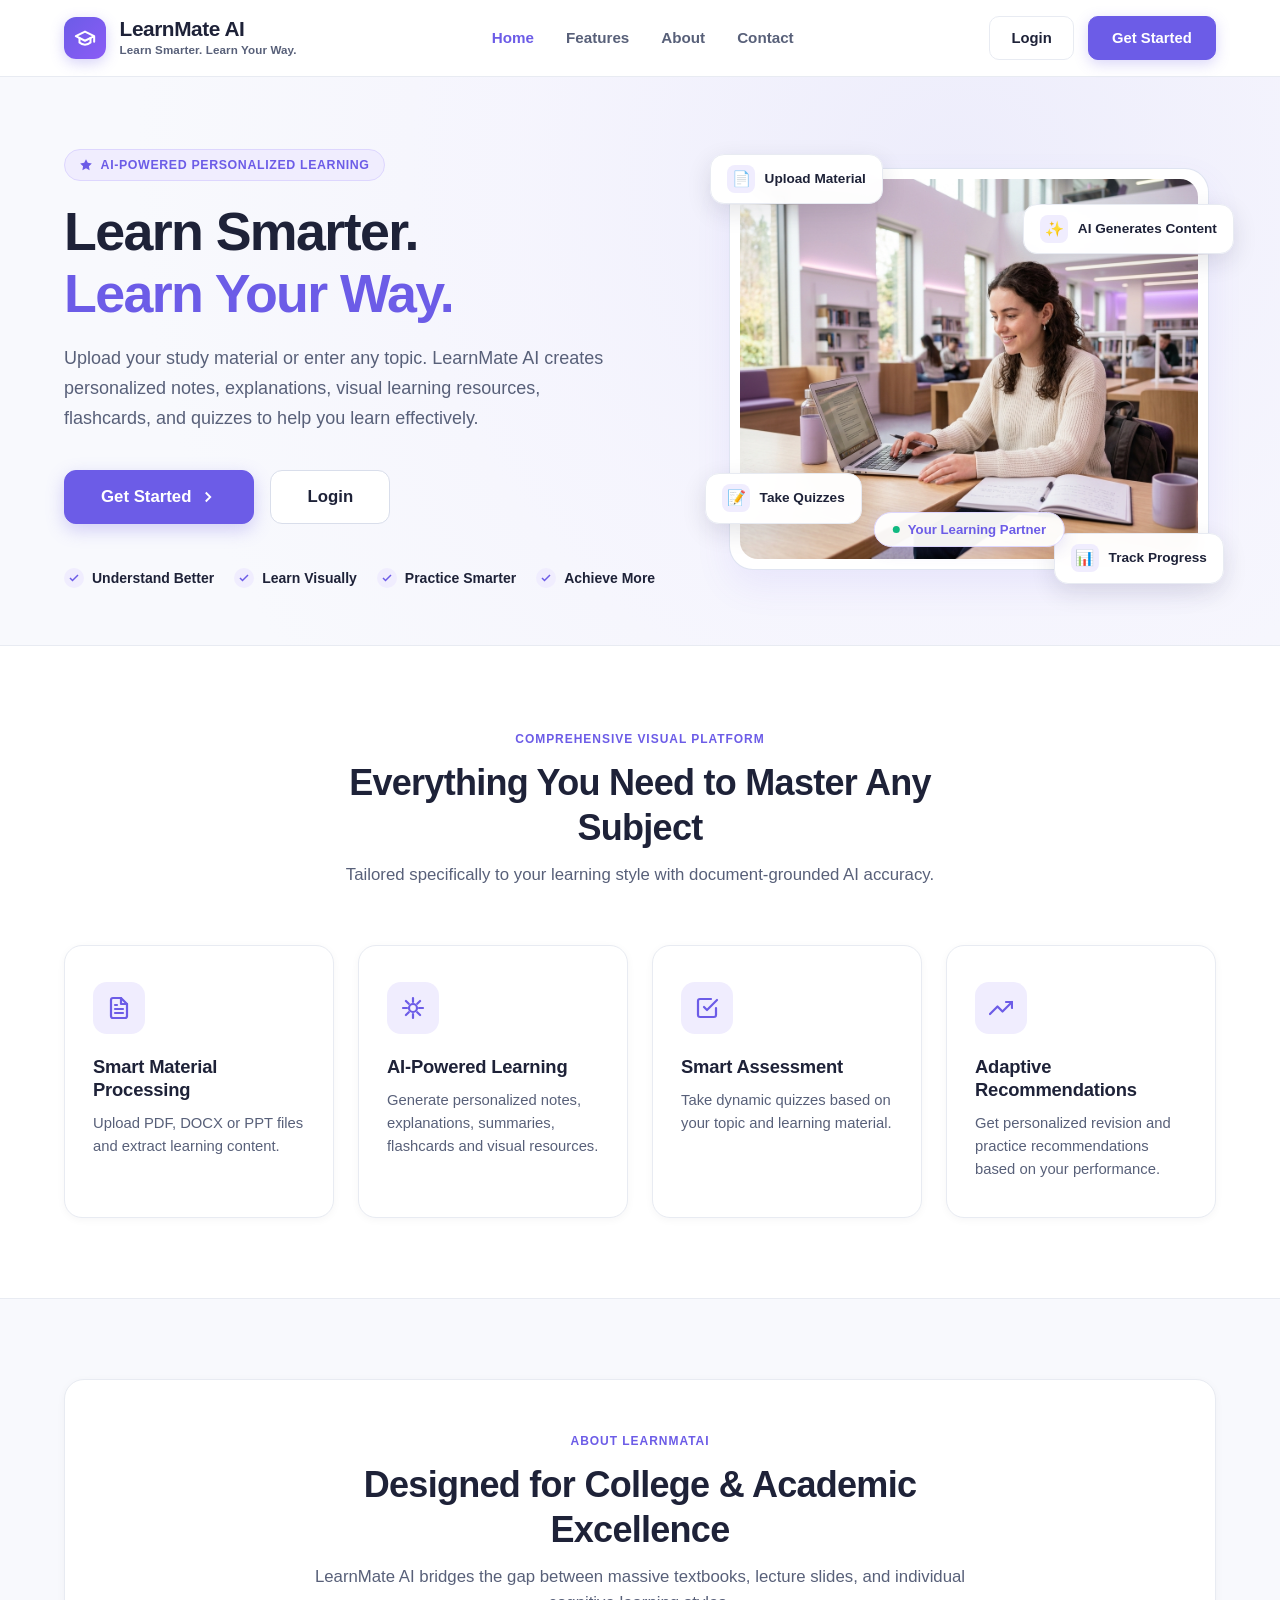
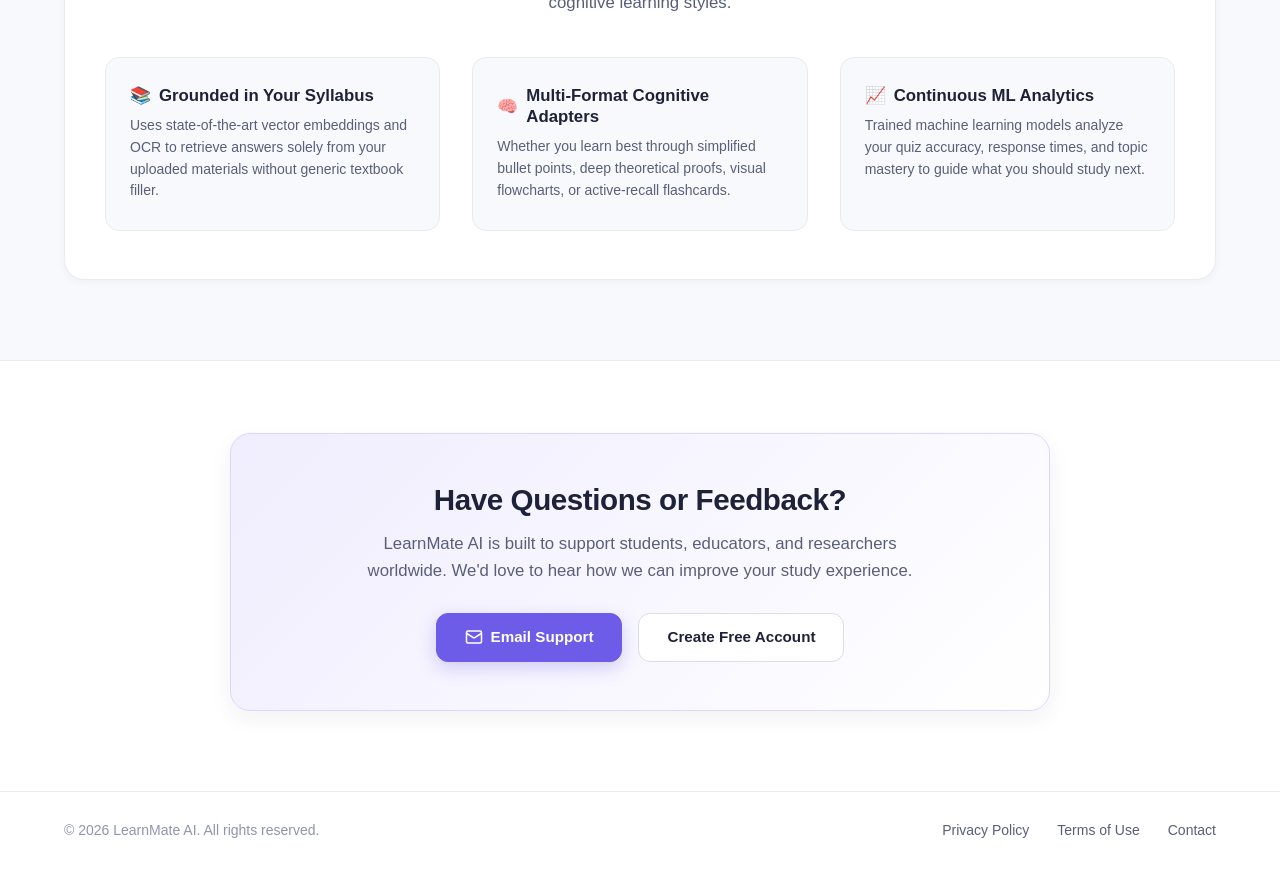
<file: materials.html>
<!DOCTYPE html>
<html lang="en">
<head>
  <meta charset="UTF-8">
  <meta name="viewport" content="width=device-width, initial-scale=1.0">
  <title>My Materials - LearnMate AI</title>
  <link rel="stylesheet" href="css/variables.css">
  <link rel="stylesheet" href="css/base.css">
  <link rel="stylesheet" href="css/components.css">
  <link rel="stylesheet" href="css/sidebar.css">
  <link rel="stylesheet" href="css/pages.css">
</head>
<body>

  <div class="app-layout">
    <aside class="sidebar" id="app-sidebar"></aside>
    <div class="sidebar-overlay" id="sidebar-overlay"></div>

    <main class="main-content">
      <header class="top-header">
        <div class="header-left">
          <button class="mobile-menu-toggle" id="mobile-menu-toggle" aria-label="Open Sidebar">
            <svg width="22" height="22" viewBox="0 0 24 24" fill="none" stroke="currentColor" stroke-width="2"><line x1="3" y1="12" x2="21" y2="12"/><line x1="3" y1="6" x2="21" y2="6"/><line x1="3" y1="18" x2="21" y2="18"/></svg>
          </button>
          <div>
            <h1 class="page-title">My Study Materials</h1>
            <span style="font-size: 0.75rem; color: var(--text-muted);">Manage uploaded lecture slides, notes, and textbook excerpts</span>
          </div>
        </div>

        <div class="header-right">
          <button class="btn btn-primary btn-sm" id="btn-open-upload-modal">
            <svg width="15" height="15" viewBox="0 0 24 24" fill="none" stroke="currentColor" stroke-width="2"><path d="M21 15v4a2 2 0 0 1-2 2H5a2 2 0 0 1-2-2v-4"/><polyline points="17 8 12 3 7 8"/><line x1="12" y1="3" x2="12" y2="15"/></svg>
            Upload New Material
          </button>
        </div>
      </header>

      <div class="page-body">
        
        <!-- Search & Filter Toolbar -->
        <div class="materials-toolbar">
          <div class="input-icon-group" style="flex: 1; max-width: 440px;">
            <svg width="18" height="18" viewBox="0 0 24 24" fill="none" stroke="currentColor" stroke-width="2"><circle cx="11" cy="11" r="8"/><line x1="21" y1="21" x2="16.65" y2="16.65"/></svg>
            <input type="text" id="search-materials-input" class="form-input" placeholder="Search by file name or topic...">
          </div>

          <div class="flex items-center gap-3">
            <select id="filter-materials-type" class="form-select" style="width: auto;">
              <option value="all">All File Types</option>
              <option value="pdf">PDF Documents</option>
              <option value="docx">Word (.docx)</option>
              <option value="pptx">PowerPoint (.pptx)</option>
            </select>
          </div>
        </div>

        <!-- Materials List Container -->
        <div id="materials-list-container"></div>

      </div>
    </main>
  </div>

  <!-- Upload Material Modal -->
  <div class="modal-overlay" id="upload-material-modal">
    <div class="modal-dialog">
      <div class="modal-header">
        <h3 style="font-size: 1.2rem;">Upload Study Material</h3>
        <button class="modal-close" id="btn-close-upload-modal">
          <svg width="18" height="18" viewBox="0 0 24 24" fill="none" stroke="currentColor" stroke-width="2"><line x1="18" y1="6" x2="6" y2="18"/><line x1="6" y1="6" x2="18" y2="18"/></svg>
        </button>
      </div>
      <div class="modal-body">
        <div class="dropzone-container mb-4" onclick="document.getElementById('modal-file-picker').click()">
          <svg class="dropzone-icon" viewBox="0 0 24 24" fill="none" stroke="currentColor" stroke-width="2"><path d="M21 15v4a2 2 0 0 1-2 2H5a2 2 0 0 1-2-2v-4"/><polyline points="17 8 12 3 7 8"/><line x1="12" y1="3" x2="12" y2="15"/></svg>
          <div style="font-weight: 700; color: var(--text-primary); margin-bottom: 0.25rem;">Select or drop PDF / DOCX / PPT file</div>
          <div style="font-size: 0.8rem; color: var(--text-muted);">Maximum file size: 25MB</div>
          <input type="file" id="modal-file-picker" style="display: none;" accept=".pdf,.docx,.ppt,.pptx">
        </div>

        <div class="form-group">
          <label class="form-label" for="modal-material-title">Document Title / Topic Name</label>
          <input type="text" id="modal-material-title" class="form-input" placeholder="e.g. Operating Systems Chapter 4 - Memory Management.pdf">
        </div>
      </div>
      <div class="modal-footer">
        <button class="btn btn-outline btn-sm" id="btn-cancel-upload">Cancel</button>
        <button class="btn btn-primary btn-sm" id="btn-submit-upload">Upload Material</button>
      </div>
    </div>
  </div>

  <div id="toast-container" class="toast-container"></div>

  <script src="js/data.js"></script>
  <script src="js/api.js"></script>
  <script src="js/components.js"></script>
  <script src="js/materials.js"></script>
  <script>
    document.addEventListener("DOMContentLoaded", () => {
      LearnMateComponents.initSidebar("materials");
      LearnMateMaterials.init();
    });
  </script>
</body>
</html>
</file>
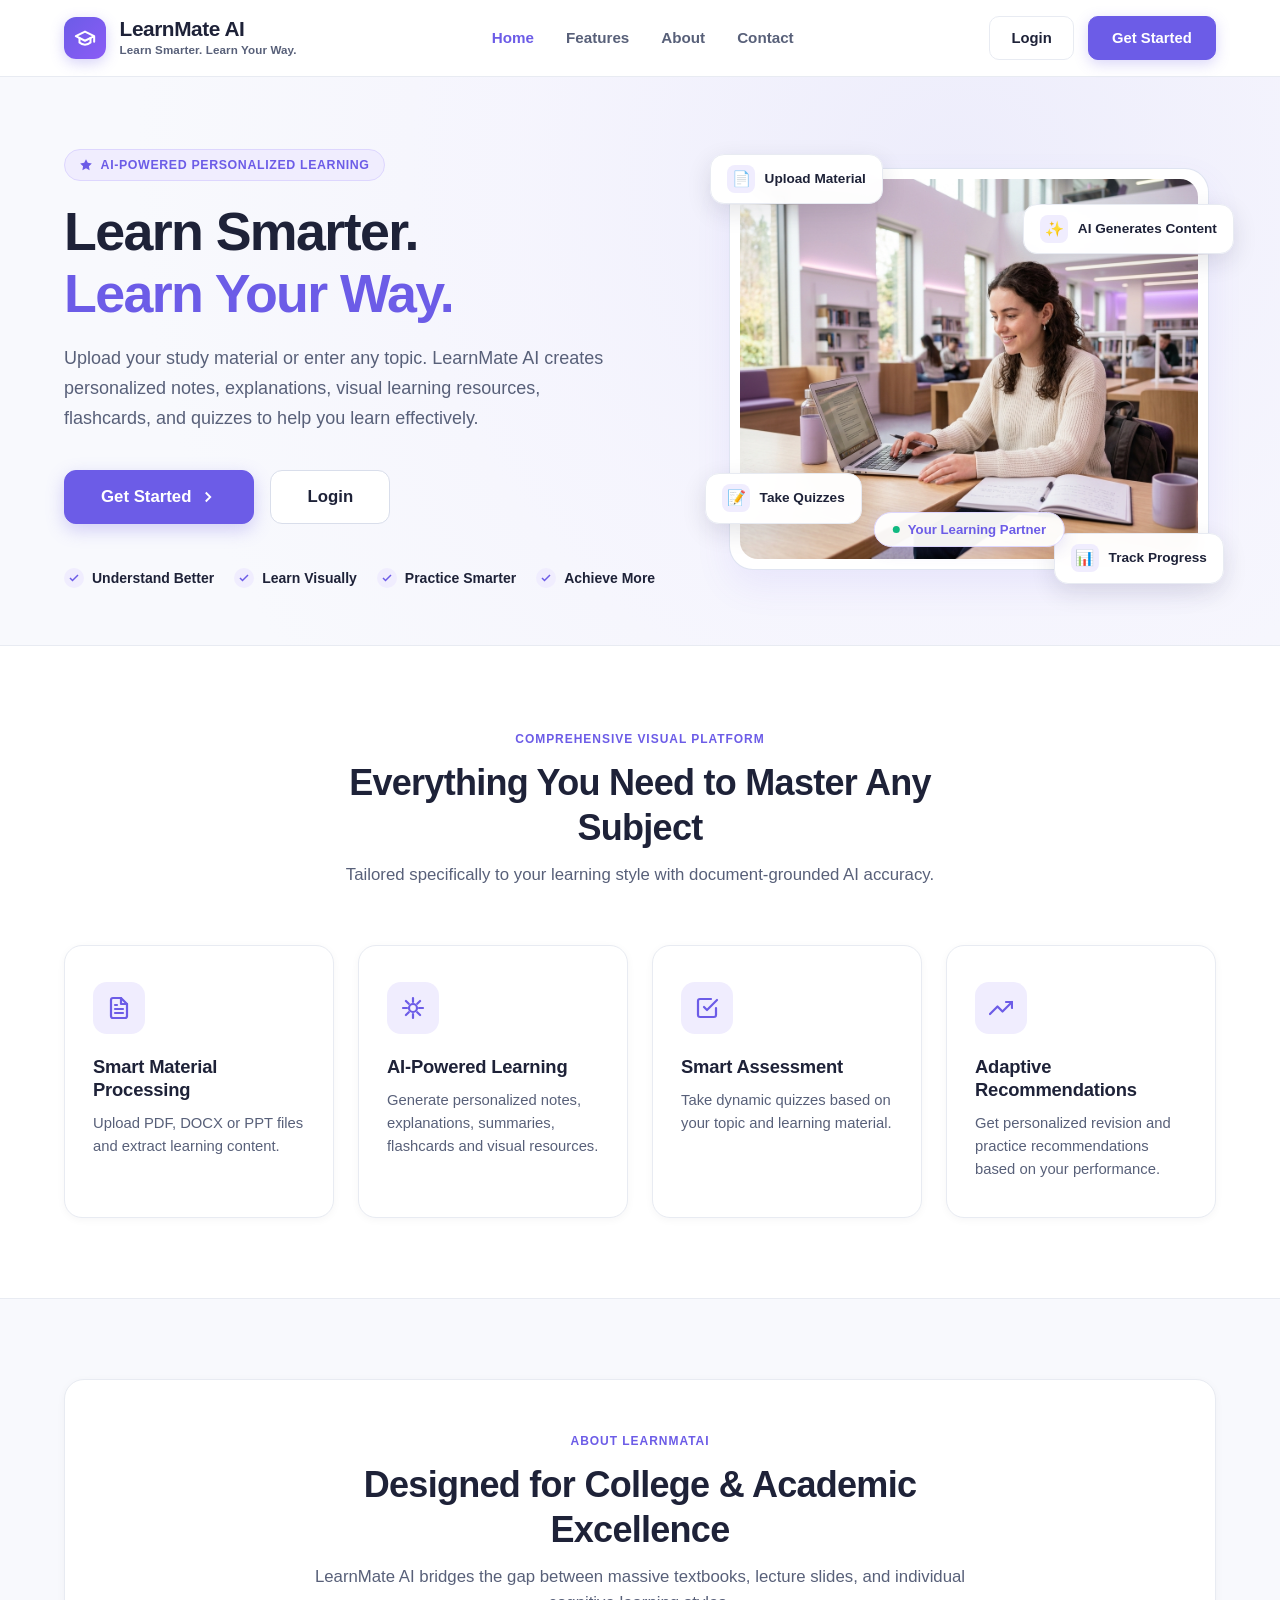
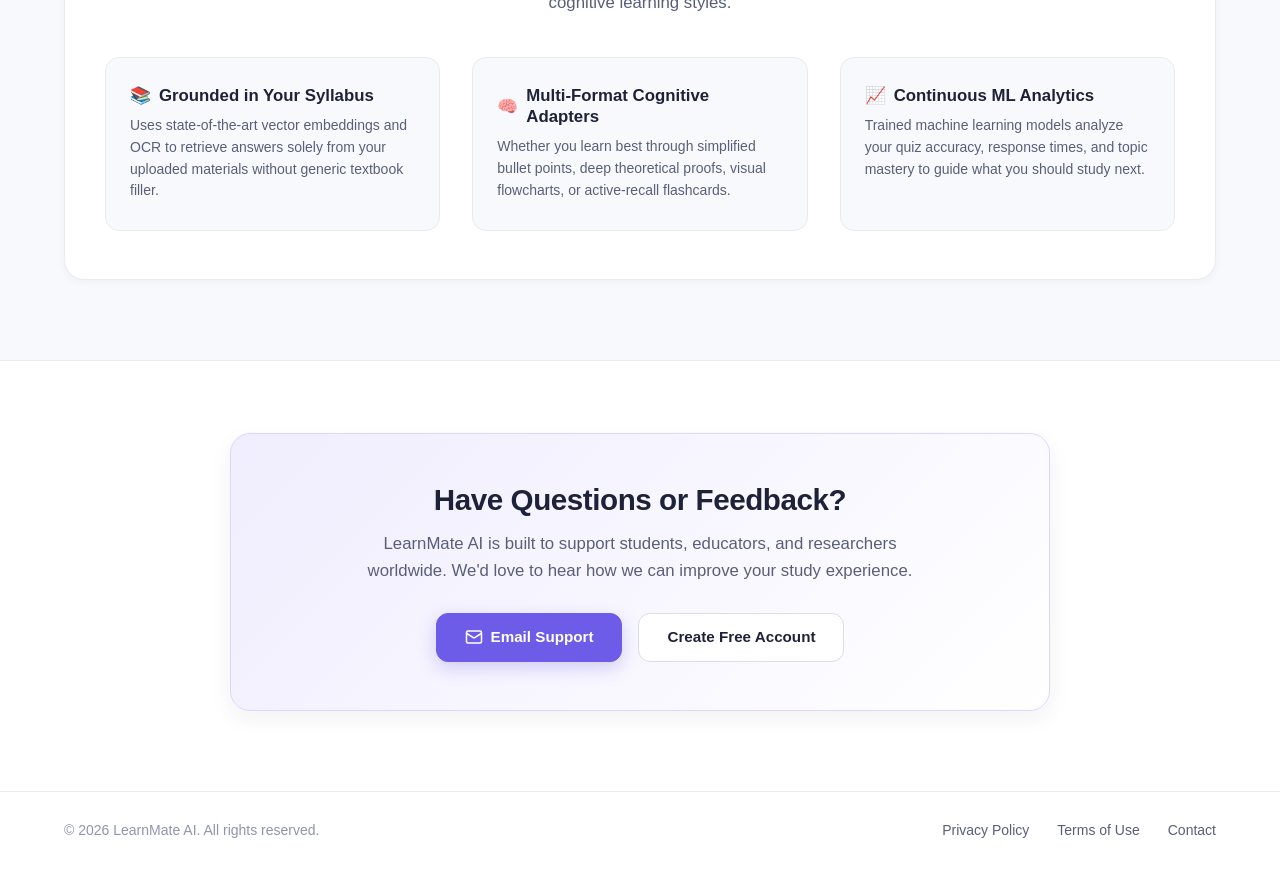
<file: preferences.html>
<!DOCTYPE html>
<html lang="en">
<head>
  <meta charset="UTF-8">
  <meta name="viewport" content="width=device-width, initial-scale=1.0">
  <title>Learning Preferences - LearnMate AI</title>
  <link rel="stylesheet" href="css/variables.css">
  <link rel="stylesheet" href="css/base.css">
  <link rel="stylesheet" href="css/components.css">
  <link rel="stylesheet" href="css/pages.css">
</head>
<body style="background: radial-gradient(circle at 50% 0%, var(--lavender-100) 0%, var(--bg-app) 60%);">

  <div class="pref-setup-container">
    <div style="text-align: center; margin-bottom: 2.5rem;">
      <a href="index.html" class="inline-flex items-center gap-2 mb-4" style="text-decoration: none; display: inline-flex;">
        <div class="brand-logo" style="width: 38px; height: 38px;">
          <svg width="22" height="22" viewBox="0 0 24 24" fill="none" stroke="currentColor" stroke-width="2.2" stroke-linecap="round" stroke-linejoin="round">
            <path d="M22 10v6M2 10l10-5 10 5-10 5z"/>
            <path d="M6 12v5c3 3 9 3 12 0v-5"/>
          </svg>
        </div>
      </a>
      <h1 style="font-size: 2.25rem; color: var(--text-primary); margin-bottom: 0.5rem;">Personalize Your Learning Style</h1>
      <p style="font-size: 1.05rem; color: var(--text-secondary); max-width: 600px; margin: 0 auto;">
        All 8 learning resources will always be generated for you. Your preferences determine which formats receive 
        <strong>more focus</strong> in your workspace.
      </p>
    </div>

    <!-- Preferences Selection Cards -->
    <div class="pref-grid">
      <!-- 1. Simple & Concise -->
      <div class="pref-card-choice selected" data-pref="Simple & Concise">
        <div class="pref-check-icon">✓</div>
        <div class="pref-icon-box">
          <svg width="22" height="22" viewBox="0 0 24 24" fill="none" stroke="currentColor" stroke-width="2"><line x1="8" y1="6" x2="21" y2="6"/><line x1="8" y1="12" x2="21" y2="12"/><line x1="8" y1="18" x2="21" y2="18"/><line x1="3" y1="6" x2="3.01" y2="6"/><line x1="3" y1="12" x2="3.01" y2="12"/><line x1="3" y1="18" x2="3.01" y2="18"/></svg>
        </div>
        <h3 style="font-size: 1.1rem; margin-bottom: 0.35rem;">Simple & Concise</h3>
        <p style="font-size: 0.825rem; color: var(--text-secondary);">Direct bullet points, high-yield takeaways, and minimal fluff.</p>
      </div>

      <!-- 2. Detailed -->
      <div class="pref-card-choice" data-pref="Detailed">
        <div class="pref-check-icon">✓</div>
        <div class="pref-icon-box">
          <svg width="22" height="22" viewBox="0 0 24 24" fill="none" stroke="currentColor" stroke-width="2"><path d="M4 19.5v-15A2.5 2.5 0 0 1 6.5 2H20v20H6.5a2.5 2.5 0 0 1-2.5-2.5Z"/></svg>
        </div>
        <h3 style="font-size: 1.1rem; margin-bottom: 0.35rem;">Detailed</h3>
        <p style="font-size: 0.825rem; color: var(--text-secondary);">Deep theoretical context, academic rigor, and real-world examples.</p>
      </div>

      <!-- 3. Step-by-Step -->
      <div class="pref-card-choice selected" data-pref="Step-by-Step">
        <div class="pref-check-icon">✓</div>
        <div class="pref-icon-box">
          <svg width="22" height="22" viewBox="0 0 24 24" fill="none" stroke="currentColor" stroke-width="2"><polyline points="9 11 12 14 22 4"/><path d="M21 12v7a2 2 0 0 1-2 2H5a2 2 0 0 1-2-2V5a2 2 0 0 1 2-2h11"/></svg>
        </div>
        <h3 style="font-size: 1.1rem; margin-bottom: 0.35rem;">Step-by-Step</h3>
        <p style="font-size: 0.825rem; color: var(--text-secondary);">Chronological procedural breakdowns with cause-and-effect rationale.</p>
      </div>

      <!-- 4. Visual -->
      <div class="pref-card-choice selected" data-pref="Visual">
        <div class="pref-check-icon">✓</div>
        <div class="pref-icon-box">
          <svg width="22" height="22" viewBox="0 0 24 24" fill="none" stroke="currentColor" stroke-width="2"><polygon points="12 2 2 7 12 12 22 7 12 2"/><polyline points="2 17 12 22 22 17"/><polyline points="2 12 12 17 22 12"/></svg>
        </div>
        <h3 style="font-size: 1.1rem; margin-bottom: 0.35rem;">Visual</h3>
        <p style="font-size: 0.825rem; color: var(--text-secondary);">Flowcharts, process state diagrams, and mental model sketches.</p>
      </div>

      <!-- 5. Practice -->
      <div class="pref-card-choice selected" data-pref="Practice">
        <div class="pref-check-icon">✓</div>
        <div class="pref-icon-box">
          <svg width="22" height="22" viewBox="0 0 24 24" fill="none" stroke="currentColor" stroke-width="2"><circle cx="12" cy="12" r="10"/><path d="m9 12 2 2 4-4"/></svg>
        </div>
        <h3 style="font-size: 1.1rem; margin-bottom: 0.35rem;">Practice</h3>
        <p style="font-size: 0.825rem; color: var(--text-secondary);">Interactive flashcards, active recall questions, and adaptive quizzes.</p>
      </div>

      <!-- 6. Revision -->
      <div class="pref-card-choice" data-pref="Revision">
        <div class="pref-check-icon">✓</div>
        <div class="pref-icon-box">
          <svg width="22" height="22" viewBox="0 0 24 24" fill="none" stroke="currentColor" stroke-width="2"><circle cx="12" cy="12" r="10"/><polyline points="12 6 12 12 16 14"/></svg>
        </div>
        <h3 style="font-size: 1.1rem; margin-bottom: 0.35rem;">Revision</h3>
        <p style="font-size: 0.825rem; color: var(--text-secondary);">Executive summaries, formula cheat sheets, and comparison matrices.</p>
      </div>
    </div>

    <!-- Additional Learning Tuning -->
    <div class="card p-6 mb-8" style="padding: 1.75rem;">
      <div class="grid grid-cols-2 gap-6">
        <div class="form-group mb-0">
          <label class="form-label" for="onboarding-primary-focus">Default Front-and-Center Format</label>
          <select id="onboarding-primary-focus" class="form-select">
            <option value="Visual" selected>Visual (Flowcharts & Diagrams)</option>
            <option value="Step-by-Step">Step-by-Step Explanations</option>
            <option value="Simple & Concise">Simplified Notes</option>
            <option value="Practice">Interactive Flashcards & Quiz</option>
            <option value="Detailed">Detailed Deep Dive</option>
            <option value="Revision">Executive Summary</option>
          </select>
          <span class="form-hint">The tab automatically opened when you generate content.</span>
        </div>

        <div class="form-group mb-0">
          <label class="form-label" for="onboarding-pace">Learning Pace</label>
          <select id="onboarding-pace" class="form-select">
            <option value="Steady" selected>Balanced & Steady</option>
            <option value="Fast">Fast-Paced (Quick Summaries)</option>
            <option value="Deep">Deep Explorer (Comprehensive)</option>
          </select>
          <span class="form-hint">Adjusts quiz difficulty and depth suggestions.</span>
        </div>
      </div>
    </div>

    <div style="text-align: center;">
      <button id="btn-save-onboarding-prefs" class="btn btn-primary btn-lg" style="min-width: 280px;">
        Save Preferences & Launch Workspace
        <svg width="18" height="18" viewBox="0 0 24 24" fill="none" stroke="currentColor" stroke-width="2.5"><polyline points="9 18 15 12 9 6"/></svg>
      </button>
    </div>
  </div>

  <div id="toast-container" class="toast-container"></div>

  <script src="js/data.js"></script>
  <script src="js/api.js"></script>
  <script src="js/components.js"></script>
  <script src="js/auth.js"></script>
  <script>
    document.addEventListener("DOMContentLoaded", () => {
      LearnMateAuth.initPreferencesSetup();
    });
  </script>
</body>
</html>
</file>
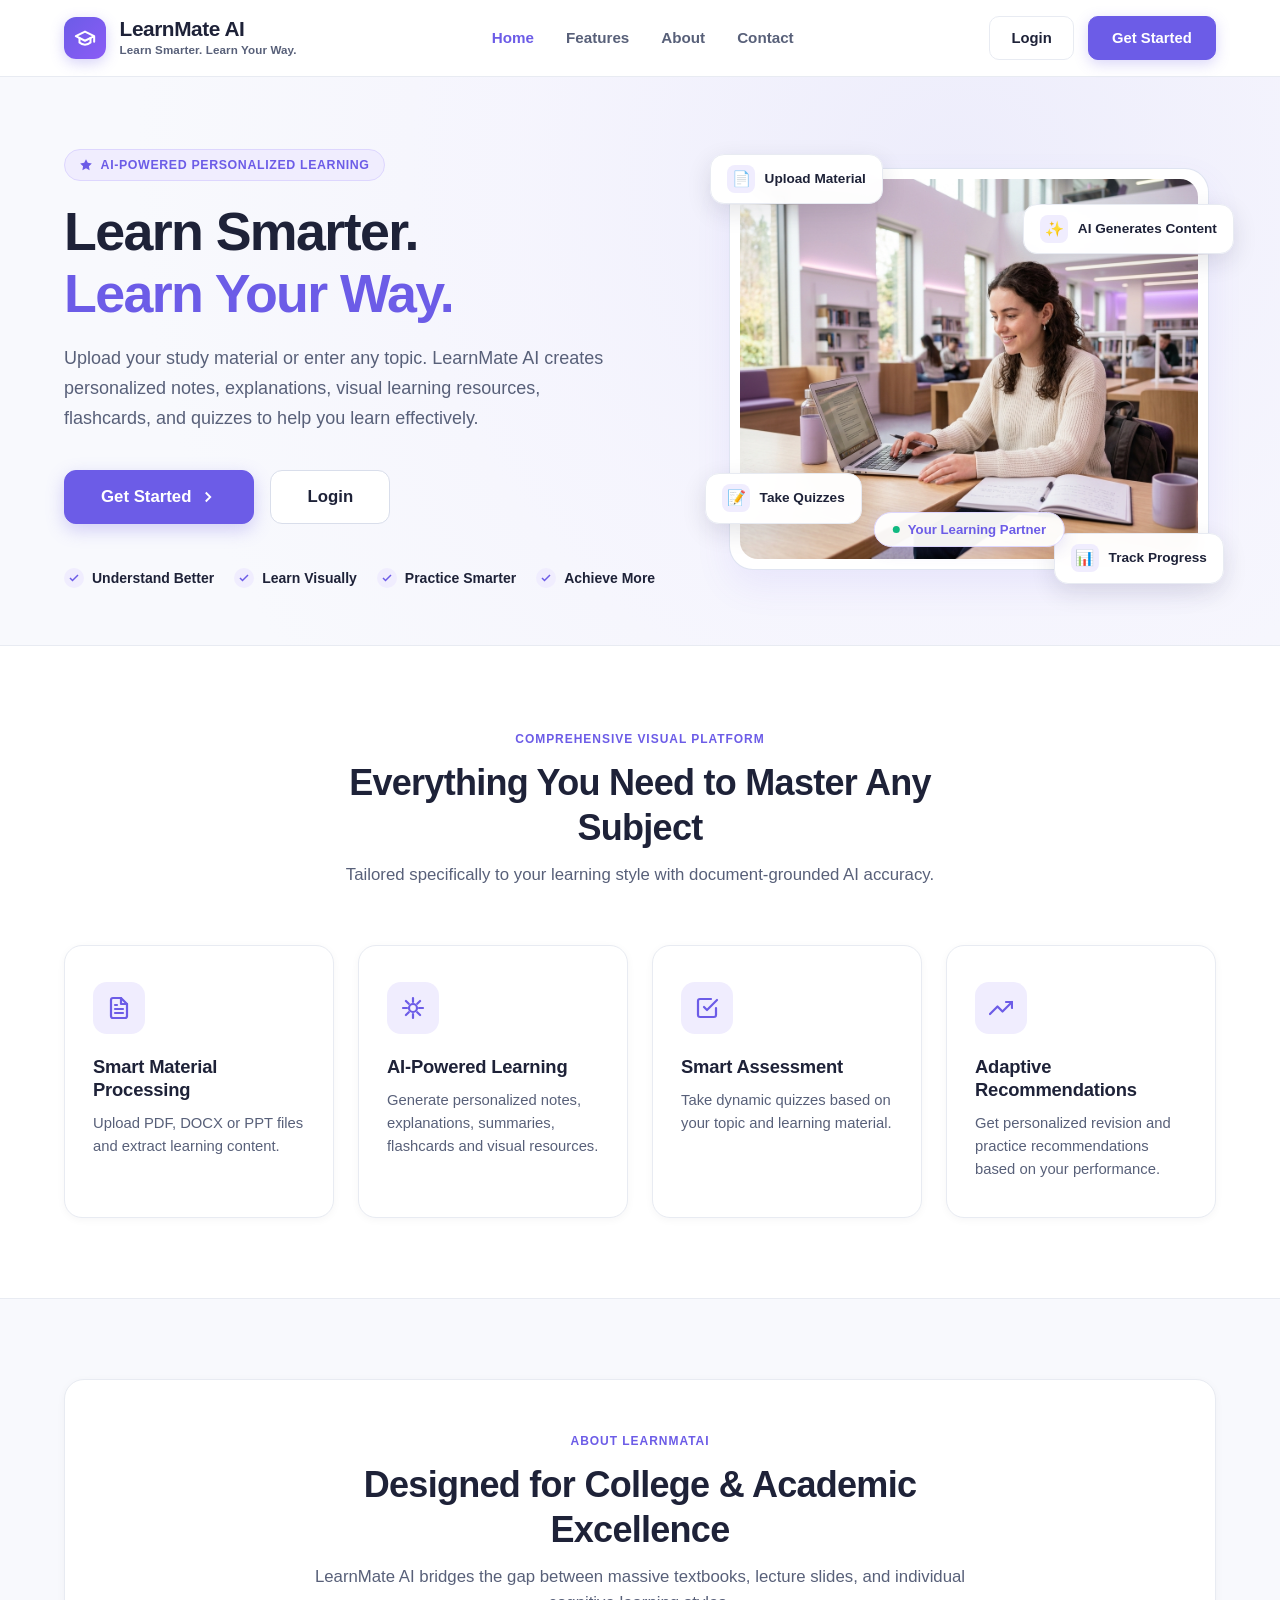
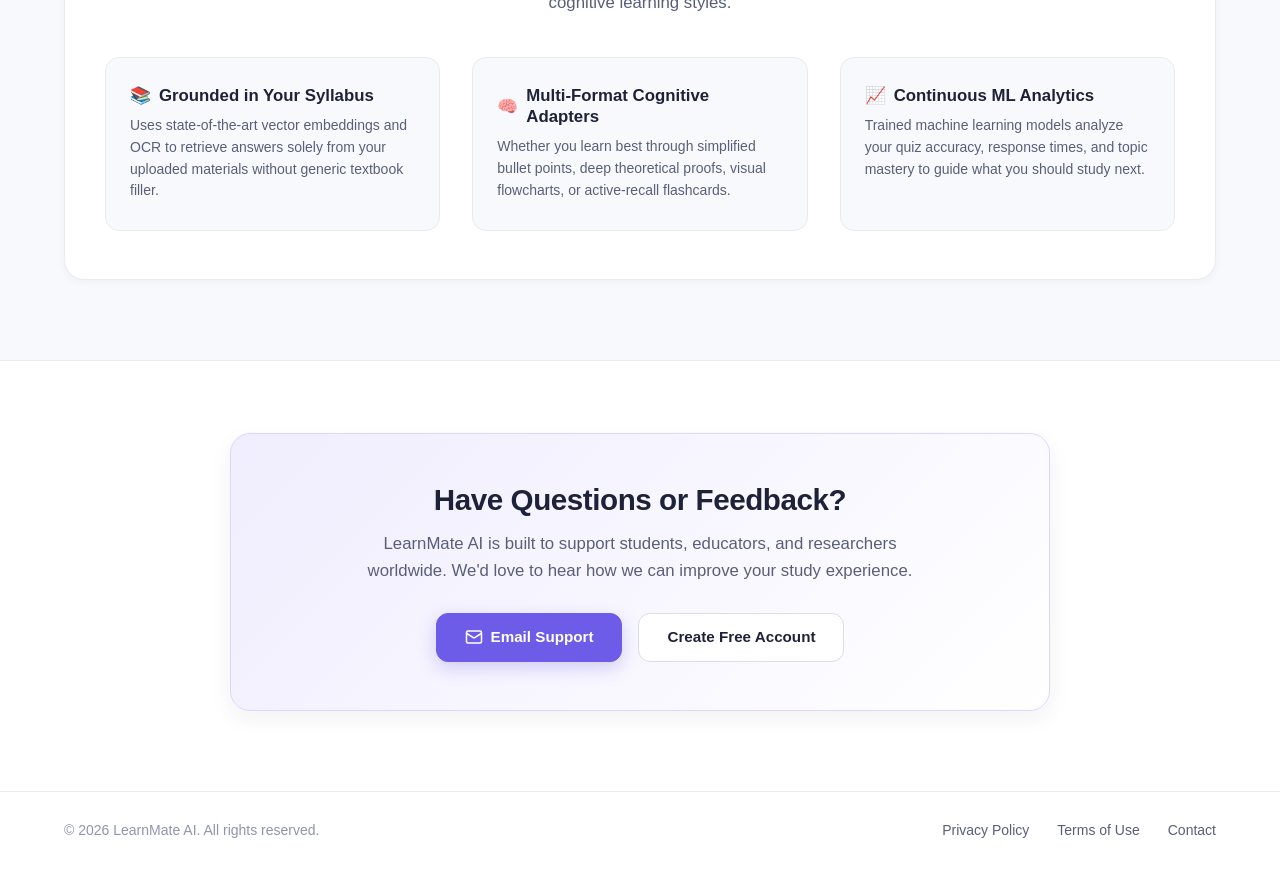
<file: profile.html>
<!DOCTYPE html>
<html lang="en">
<head>
  <meta charset="UTF-8">
  <meta name="viewport" content="width=device-width, initial-scale=1.0">
  <title>My Profile - LearnMate AI</title>
  <link rel="stylesheet" href="css/variables.css">
  <link rel="stylesheet" href="css/base.css">
  <link rel="stylesheet" href="css/components.css">
  <link rel="stylesheet" href="css/sidebar.css">
  <link rel="stylesheet" href="css/pages.css">
</head>
<body>

  <div class="app-layout">
    <aside class="sidebar" id="app-sidebar"></aside>
    <div class="sidebar-overlay" id="sidebar-overlay"></div>

    <main class="main-content">
      <header class="top-header">
        <div class="header-left">
          <button class="mobile-menu-toggle" id="mobile-menu-toggle" aria-label="Open Sidebar">
            <svg width="22" height="22" viewBox="0 0 24 24" fill="none" stroke="currentColor" stroke-width="2"><line x1="3" y1="12" x2="21" y2="12"/><line x1="3" y1="6" x2="21" y2="6"/><line x1="3" y1="18" x2="21" y2="18"/></svg>
          </button>
          <div>
            <h1 class="page-title">My Profile</h1>
            <span style="font-size: 0.75rem; color: var(--text-muted);">Manage your personal account and learning preferences</span>
          </div>
        </div>

        <div class="header-right">
          <button class="btn btn-primary btn-sm" id="btn-open-edit-profile">
            <svg width="15" height="15" viewBox="0 0 24 24" fill="none" stroke="currentColor" stroke-width="2"><path d="M17 3a2.85 2.83 0 1 1 4 4L7.5 20.5 2 22l1.5-5.5Z"/><path d="m15 5 4 4"/></svg>
            Edit Profile
          </button>
        </div>
      </header>

      <div class="page-body">
        
        <!-- Profile Banner Card -->
        <div class="profile-banner-card">
          <div class="flex items-center gap-6">
            <div class="profile-avatar-large" id="profile-display-avatar">AM</div>
            <div>
              <h2 style="font-size: 1.75rem; margin-bottom: 0.25rem;" id="profile-display-name">Alex Morgan</h2>
              <p style="font-size: 0.95rem; color: var(--text-secondary);" id="profile-display-email">alex.morgan@learnmate.edu</p>
              <div class="flex items-center gap-2 mt-2">
                <span class="badge badge-purple">Student</span>
                <span class="badge badge-blue">Active Learner</span>
              </div>
            </div>
          </div>

          <div class="flex gap-2">
            <button class="btn btn-outline btn-sm" onclick="document.getElementById('avatar-file-picker').click()">
              <svg width="15" height="15" viewBox="0 0 24 24" fill="none" stroke="currentColor" stroke-width="2"><path d="M23 19a2 2 0 0 1-2 2H3a2 2 0 0 1-2-2V8a2 2 0 0 1 2-2h4l2-3h6l2 3h4a2 2 0 0 1 2 2z"/><circle cx="12" cy="13" r="4"/></svg>
              Change Photo
            </button>
            <input type="file" id="avatar-file-picker" style="display: none;" accept="image/*">
          </div>
        </div>

        <!-- Activity Stats Grid -->
        <div class="profile-stats-grid">
          <div class="stat-box">
            <div class="stat-value" id="profile-stat-study-time">0h</div>
            <div class="stat-label">Total Study Time</div>
          </div>
          <div class="stat-box">
            <div class="stat-value" id="profile-stat-sessions-count">0</div>
            <div class="stat-label">Sessions Completed</div>
          </div>
          <div class="stat-box">
            <div class="stat-value" id="profile-stat-quizzes-count">0</div>
            <div class="stat-label">Quizzes Attempted</div>
          </div>
          <div class="stat-box">
            <div class="stat-value" id="profile-stat-avg-score" style="color: var(--success);">0%</div>
            <div class="stat-label">Average Quiz Score</div>
          </div>
        </div>

        <!-- Learning Preferences Card -->
        <div class="card p-6 mb-6" style="padding: 2rem;">
          <div class="flex items-center justify-between mb-4">
            <div>
              <h3 style="font-size: 1.25rem; margin-bottom: 0.25rem;">Active Learning Preferences</h3>
              <p style="font-size: 0.875rem;">These preferences personalize the 8 resources generated for your study sessions.</p>
            </div>
            <a href="preferences.html" class="btn btn-secondary btn-sm">
              <svg width="15" height="15" viewBox="0 0 24 24" fill="none" stroke="currentColor" stroke-width="2"><polygon points="12 2 15.09 8.26 22 9.27 17 14.14 18.18 21.02 12 17.77 5.82 21.02 7 14.14 2 9.27 8.91 8.26 12 2"/></svg>
              Modify Preferences
            </a>
          </div>

          <div class="flex items-center gap-3 flex-wrap mb-4" id="profile-prefs-list">
            <span class="badge badge-purple" style="font-size: 0.85rem; padding: 0.4rem 0.85rem;">★ Primary Focus: Visual</span>
            <span class="badge badge-blue" style="font-size: 0.85rem; padding: 0.4rem 0.85rem;">Step-by-Step</span>
          </div>

          <div class="p-4" style="background: var(--lavender-50); border-radius: var(--radius-lg); border: 1px solid var(--lavender-200); font-size: 0.9rem; color: var(--text-secondary); line-height: 1.6;">
            <strong>How your preference works:</strong> Whenever you enter a topic or upload notes in the 
            <a href="app.html" style="font-weight: 600; color: var(--primary);">AI Learning Workspace</a>, all 8 formats are generated, but 
            the workspace highlights your visual flowcharts and step-by-step traces first.
          </div>
        </div>

      </div>
    </main>
  </div>

  <!-- Edit Profile Modal -->
  <div class="modal-overlay" id="edit-profile-modal">
    <div class="modal-dialog">
      <div class="modal-header">
        <h3 style="font-size: 1.2rem;">Edit Student Profile</h3>
        <button class="modal-close" id="btn-close-edit-modal">
          <svg width="18" height="18" viewBox="0 0 24 24" fill="none" stroke="currentColor" stroke-width="2"><line x1="18" y1="6" x2="6" y2="18"/><line x1="6" y1="6" x2="18" y2="18"/></svg>
        </button>
      </div>
      <div class="modal-body">
        <div class="form-group">
          <label class="form-label" for="edit-name-input">Full Name</label>
          <input type="text" id="edit-name-input" class="form-input" value="Alex Morgan">
        </div>
        <div class="form-group">
          <label class="form-label" for="edit-email-input">Email Address</label>
          <input type="email" id="edit-email-input" class="form-input" value="alex.morgan@learnmate.edu">
        </div>
      </div>
      <div class="modal-footer">
        <button class="btn btn-outline btn-sm" id="btn-cancel-edit-modal">Cancel</button>
        <button class="btn btn-primary btn-sm" id="btn-save-edit-profile">Save Changes</button>
      </div>
    </div>
  </div>

  <div id="toast-container" class="toast-container"></div>

  <script src="js/data.js"></script>
  <script src="js/api.js"></script>
  <script src="js/components.js"></script>
  <script>
    document.addEventListener("DOMContentLoaded", async () => {
      LearnMateComponents.initSidebar("profile");

      const nameEl = document.getElementById("profile-display-name");
      const emailEl = document.getElementById("profile-display-email");
      const avatarEl = document.getElementById("profile-display-avatar");
      const editName = document.getElementById("edit-name-input");
      const editEmail = document.getElementById("edit-email-input");
      const studyTimeEl = document.getElementById("profile-stat-study-time");
      const sessionsEl = document.getElementById("profile-stat-sessions-count");
      const quizzesEl = document.getElementById("profile-stat-quizzes-count");
      const avgScoreEl = document.getElementById("profile-stat-avg-score");
      const prefsListEl = document.getElementById("profile-prefs-list");

      async function refreshProfile() {
        let user = (typeof LearnMateAPI !== "undefined" && LearnMateAPI.getUser()) || LearnMateData.currentUser;
        
        if (typeof LearnMateAPI !== "undefined") {
          try {
            const meRes = await LearnMateAPI.getMe();
            if (meRes.success && meRes.data && meRes.data.user) {
              user = meRes.data.user;
            }
          } catch (e) {
            console.warn("Could not fetch remote user details:", e);
          }
        }

        if (user) {
          const displayName = user.full_name || user.fullName || "Student";
          const displayEmail = user.email || "student@learnmate.edu";
          const displayAvatar = user.avatar_initial || user.avatarInitial || displayName.slice(0, 2).toUpperCase();

          if (nameEl) nameEl.textContent = displayName;
          if (emailEl) emailEl.textContent = displayEmail;
          if (avatarEl) avatarEl.textContent = displayAvatar;
          if (editName) editName.value = displayName;
          if (editEmail) editEmail.value = displayEmail;

          // Stats
          if (user.stats) {
            const sc = user.stats.sessions_count || 0;
            const qc = user.stats.quizzes_count || 0;
            if (sessionsEl) sessionsEl.textContent = sc;
            if (studyTimeEl) studyTimeEl.textContent = `${(sc * 0.75).toFixed(1)}h`;
            if (quizzesEl) quizzesEl.textContent = qc;
            if (avgScoreEl) avgScoreEl.textContent = user.stats.average_score || "0.0%";
          }

          // Preferences
          if (prefsListEl && user.preferences && user.preferences.length > 0) {
            const primary = user.primary_focus || user.preferences[0];
            prefsListEl.innerHTML = user.preferences.map(p => `
              <span class="badge ${p === primary ? 'badge-purple' : 'badge-blue'}" style="font-size: 0.85rem; padding: 0.4rem 0.85rem;">
                ${p === primary ? `★ Primary Focus: ${p}` : p}
              </span>
            `).join("");
          }
        }
      }

      await refreshProfile();

      // Modal handling
      const modal = document.getElementById("edit-profile-modal");
      const openBtn = document.getElementById("btn-open-edit-profile");
      const closeBtn = document.getElementById("btn-close-edit-modal");
      const cancelBtn = document.getElementById("btn-cancel-edit-modal");
      const saveBtn = document.getElementById("btn-save-edit-profile");

      const closeModal = () => modal.classList.remove("active");
      if (openBtn) openBtn.addEventListener("click", () => modal.classList.add("active"));
      if (closeBtn) closeBtn.addEventListener("click", closeModal);
      if (cancelBtn) cancelBtn.addEventListener("click", closeModal);

      if (saveBtn) {
        saveBtn.addEventListener("click", async () => {
          const name = editName ? editName.value.trim() : "";
          if (!name) {
            LearnMateComponents.showToast("Full name cannot be empty.", "warning");
            return;
          }

          saveBtn.disabled = true;
          saveBtn.style.opacity = "0.7";
          LearnMateComponents.showToast("Saving profile updates...", "info");

          try {
            const res = await LearnMateAPI.updateProfile({ full_name: name });
            if (res.success) {
              LearnMateComponents.showToast("Profile updated successfully!", "success");
              closeModal();
              await refreshProfile();
              LearnMateComponents.initSidebar("profile");
            } else {
              LearnMateComponents.showToast(res.message || "Failed to update profile.", "danger");
            }
          } catch (e) {
            console.error("Profile save error:", e);
            LearnMateComponents.showToast("Network error updating profile.", "danger");
          } finally {
            saveBtn.disabled = false;
            saveBtn.style.opacity = "1";
          }
        });
      }

      const photoInput = document.getElementById("avatar-file-picker");
      if (photoInput) {
        photoInput.addEventListener("change", () => {
          LearnMateComponents.showToast("Profile photo updated!", "success");
        });
      }
    });
  </script>
</body>
</html>
</file>
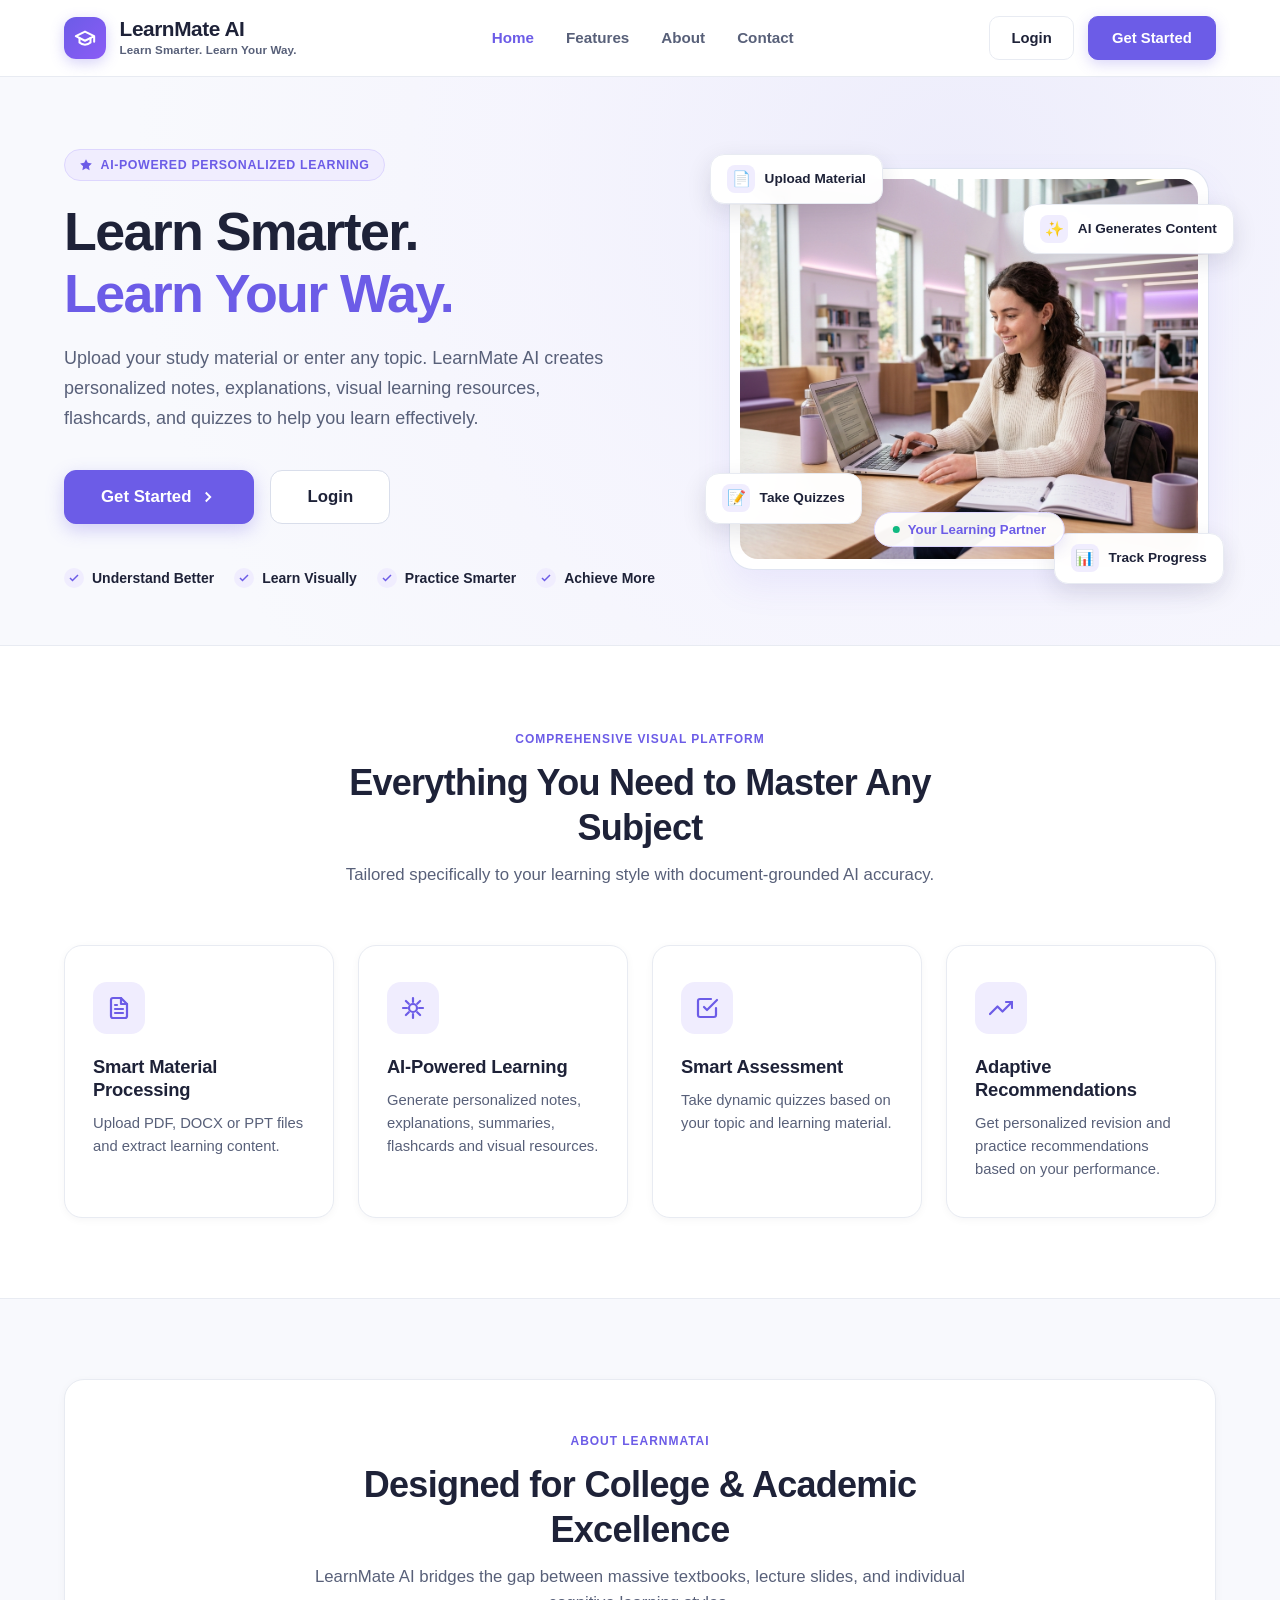
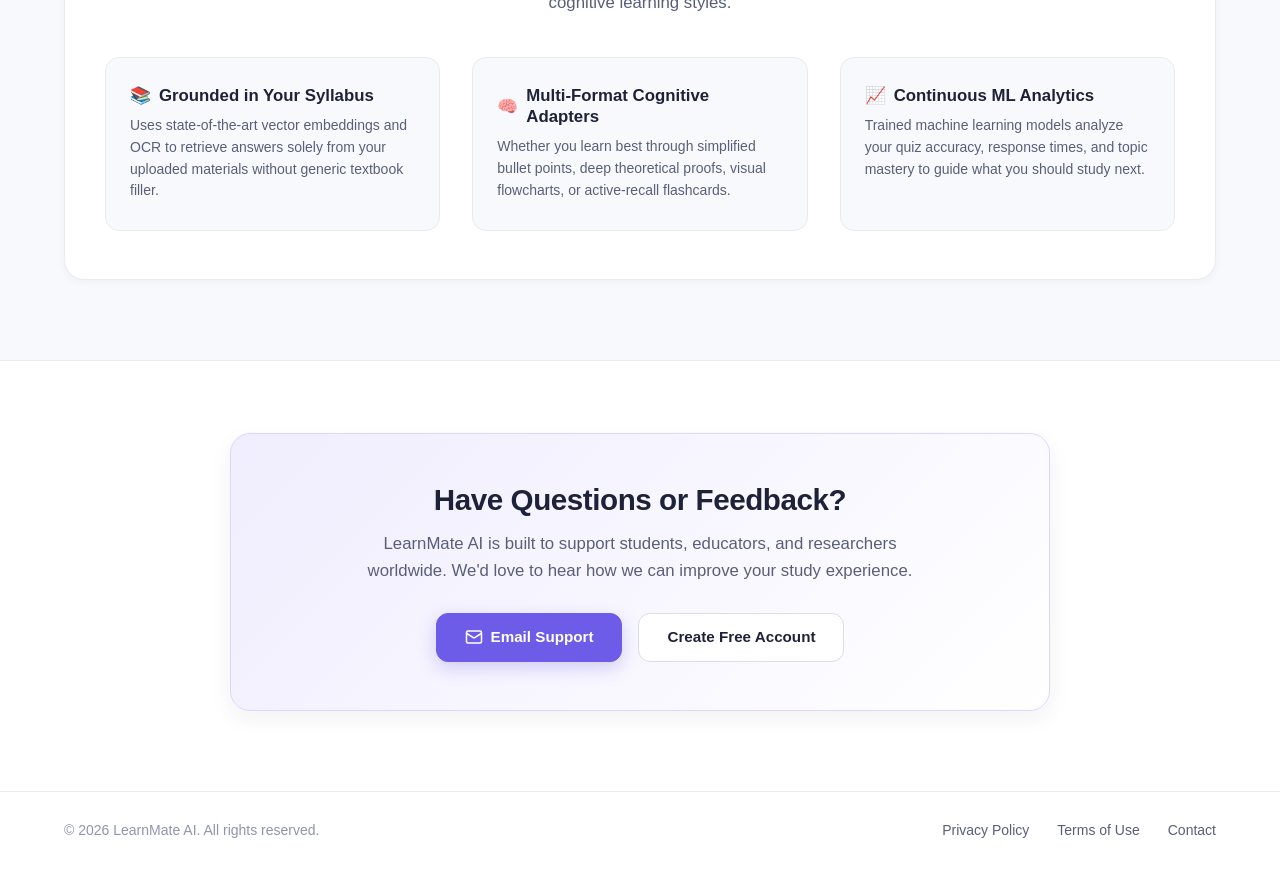
<file: recommendations.html>
<!DOCTYPE html>
<html lang="en">
<head>
  <meta charset="UTF-8">
  <meta name="viewport" content="width=device-width, initial-scale=1.0">
  <title>Recommendations - LearnMate AI</title>
  <link rel="stylesheet" href="css/variables.css">
  <link rel="stylesheet" href="css/base.css">
  <link rel="stylesheet" href="css/components.css">
  <link rel="stylesheet" href="css/sidebar.css">
  <link rel="stylesheet" href="css/pages.css">
</head>
<body>

  <div class="app-layout">
    <aside class="sidebar" id="app-sidebar"></aside>
    <div class="sidebar-overlay" id="sidebar-overlay"></div>

    <main class="main-content">
      <header class="top-header">
        <div class="header-left">
          <button class="mobile-menu-toggle" id="mobile-menu-toggle" aria-label="Open Sidebar">
            <svg width="22" height="22" viewBox="0 0 24 24" fill="none" stroke="currentColor" stroke-width="2"><line x1="3" y1="12" x2="21" y2="12"/><line x1="3" y1="6" x2="21" y2="6"/><line x1="3" y1="18" x2="21" y2="18"/></svg>
          </button>
          <div>
            <h1 class="page-title">Personalized Recommendations</h1>
            <span style="font-size: 0.75rem; color: var(--text-muted);">AI recommendations based on your quiz performance, history, and learning preferences</span>
          </div>
        </div>

        <div class="header-right">
          <a href="app.html" class="btn btn-primary btn-sm">
            <svg width="15" height="15" viewBox="0 0 24 24" fill="none" stroke="currentColor" stroke-width="2"><polygon points="13 2 3 14 12 14 11 22 21 10 12 10 13 2"/></svg>
            Open Learning Workspace
          </a>
        </div>
      </header>

      <div class="page-body">
        
        <!-- Summary Callout Banner -->
        <div class="card p-6 mb-6" style="padding: 1.5rem 1.75rem; background: linear-gradient(135deg, var(--lavender-50) 0%, var(--bg-card) 100%); border-color: var(--lavender-200);">
          <div class="flex items-center gap-4">
            <div class="brand-logo" style="width: 44px; height: 44px; flex-shrink: 0;">
              <svg width="24" height="24" viewBox="0 0 24 24" fill="none" stroke="currentColor" stroke-width="2"><polygon points="12 2 15.09 8.26 22 9.27 17 14.14 18.18 21.02 12 17.77 5.82 21.02 7 14.14 2 9.27 8.91 8.26 12 2"/></svg>
            </div>
            <div>
              <h3 style="font-size: 1.15rem; margin-bottom: 0.25rem;">Adaptive AI Suggestions</h3>
              <p style="font-size: 0.875rem; color: var(--text-secondary);">
                Suggestions dynamically adapt to your latest quiz results, study session intervals, and chosen cognitive learning styles (Visual & Step-by-Step).
              </p>
            </div>
          </div>
        </div>

        <!-- Recommendations Grid -->
        <div class="rec-grid" id="recommendations-grid-container"></div>

      </div>
    </main>
  </div>

  <div id="toast-container" class="toast-container"></div>

  <script src="js/data.js"></script>
  <script src="js/api.js"></script>
  <script src="js/components.js"></script>
  <script src="js/recommendations.js"></script>
  <script>
    document.addEventListener("DOMContentLoaded", () => {
      LearnMateComponents.initSidebar("recommendations");
      LearnMateRecommendations.init();
    });
  </script>
</body>
</html>
</file>
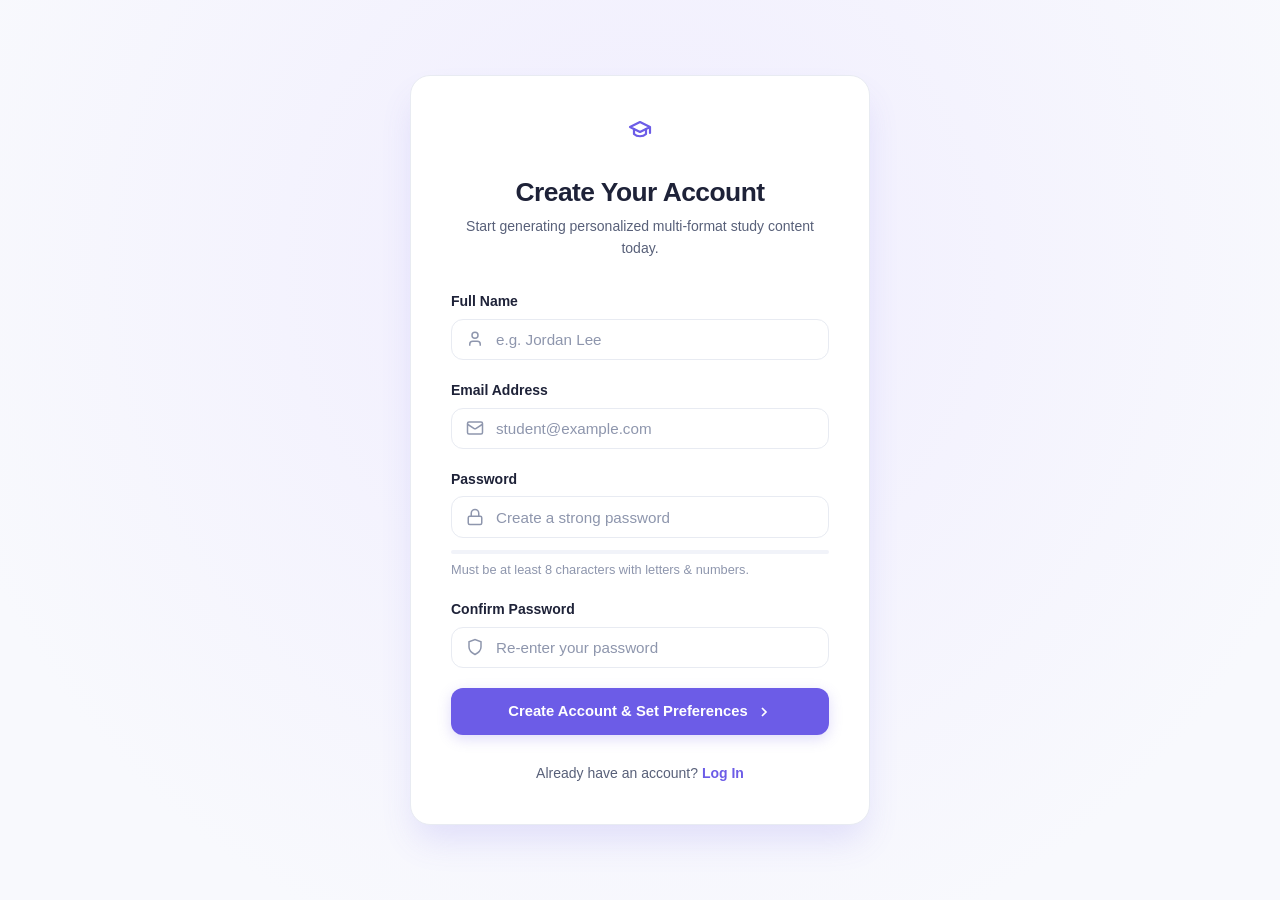
<file: signup.html>
<!DOCTYPE html>
<html lang="en">
<head>
  <meta charset="UTF-8">
  <meta name="viewport" content="width=device-width, initial-scale=1.0">
  <title>Create Account - LearnMate AI</title>
  <link rel="stylesheet" href="css/variables.css">
  <link rel="stylesheet" href="css/base.css">
  <link rel="stylesheet" href="css/components.css">
  <link rel="stylesheet" href="css/pages.css">
</head>
<body>

  <div class="auth-page-wrapper">
    <div class="auth-card">
      <div class="auth-header">
        <a href="index.html" class="auth-logo">
          <div class="brand-logo" style="width: 44px; height: 44px;">
            <svg width="24" height="24" viewBox="0 0 24 24" fill="none" stroke="currentColor" stroke-width="2.2" stroke-linecap="round" stroke-linejoin="round">
              <path d="M22 10v6M2 10l10-5 10 5-10 5z"/>
              <path d="M6 12v5c3 3 9 3 12 0v-5"/>
            </svg>
          </div>
        </a>
        <h2 style="font-size: 1.65rem; color: var(--text-primary); margin-bottom: 0.35rem;">Create Your Account</h2>
        <p style="font-size: 0.875rem; color: var(--text-secondary);">Start generating personalized multi-format study content today.</p>
      </div>

      <form id="signup-form">
        <!-- 1. Full Name -->
        <div class="form-group">
          <label class="form-label" for="signup-name">Full Name</label>
          <div class="input-icon-group">
            <svg width="18" height="18" viewBox="0 0 24 24" fill="none" stroke="currentColor" stroke-width="2"><path d="M19 21v-2a4 4 0 0 0-4-4H9a4 4 0 0 0-4 4v2"/><circle cx="12" cy="7" r="4"/></svg>
            <input type="text" id="signup-name" class="form-input" placeholder="e.g. Jordan Lee" required>
          </div>
        </div>

        <!-- 2. Email Address -->
        <div class="form-group">
          <label class="form-label" for="signup-email">Email Address</label>
          <div class="input-icon-group">
            <svg width="18" height="18" viewBox="0 0 24 24" fill="none" stroke="currentColor" stroke-width="2"><rect width="20" height="16" x="2" y="4" rx="2"/><path d="m22 7-8.97 5.7a1.94 1.94 0 0 1-2.06 0L2 7"/></svg>
            <input type="email" id="signup-email" class="form-input" placeholder="student@example.com" required>
          </div>
        </div>

        <!-- 3. Password -->
        <div class="form-group">
          <label class="form-label" for="signup-password">Password</label>
          <div class="input-icon-group">
            <svg width="18" height="18" viewBox="0 0 24 24" fill="none" stroke="currentColor" stroke-width="2"><rect width="18" height="11" x="3" y="11" rx="2" ry="2"/><path d="M7 11V7a5 5 0 0 1 10 0v4"/></svg>
            <input type="password" id="signup-password" class="form-input" placeholder="Create a strong password" required>
          </div>
          <div class="password-strength-bar">
            <div id="password-strength-fill" class="password-strength-fill"></div>
          </div>
          <span class="form-hint">Must be at least 8 characters with letters & numbers.</span>
        </div>

        <!-- 4. Confirm Password -->
        <div class="form-group mb-6">
          <label class="form-label" for="signup-confirm-password">Confirm Password</label>
          <div class="input-icon-group">
            <svg width="18" height="18" viewBox="0 0 24 24" fill="none" stroke="currentColor" stroke-width="2"><path d="M12 22s8-4 8-10V5l-8-3-8 3v7c0 6 8 10 8 10z"/></svg>
            <input type="password" id="signup-confirm-password" class="form-input" placeholder="Re-enter your password" required>
          </div>
        </div>

        <button type="submit" class="btn btn-primary w-full" style="width: 100%; padding: 0.85rem;">
          Create Account & Set Preferences
          <svg width="16" height="16" viewBox="0 0 24 24" fill="none" stroke="currentColor" stroke-width="2.5"><polyline points="9 18 15 12 9 6"/></svg>
        </button>
      </form>

      <div style="text-align: center; margin-top: 1.75rem; font-size: 0.875rem; color: var(--text-secondary);">
        Already have an account? <a href="login.html" style="font-weight: 600; color: var(--primary);">Log In</a>
      </div>
    </div>
  </div>

  <div id="toast-container" class="toast-container"></div>

  <script src="js/data.js"></script>
  <script src="js/api.js"></script>
  <script src="js/components.js"></script>
  <script src="js/auth.js"></script>
  <script>
    document.addEventListener("DOMContentLoaded", () => {
      LearnMateAuth.initSignup();
    });
  </script>
</body>
</html>
</file>
<file: css/variables.css>
:root {
  /* Brand Colors */
  --primary: #6C5CE7;
  --primary-hover: #5A4BD8;
  --primary-active: #4B3CC7;
  --primary-light: #F0EDFE;
  --primary-subtle: #FAF9FF;
  --primary-border: #DDD6FE;
  --primary-glow: rgba(108, 92, 231, 0.22);

  /* Lavender & Blue Accents */
  --lavender-50: #F8F7FF;
  --lavender-100: #F0EDFE;
  --lavender-200: #E2DCFD;
  --lavender-300: #C9BFFB;
  --lavender-500: #8B5CF6;
  --blue-soft: #EEF4FF;
  --blue-accent: #3B82F6;

  /* Neutrals & Surfaces */
  --bg-app: #F8F9FD;
  --bg-card: #FFFFFF;
  --bg-card-hover: #FCFCFF;
  --bg-muted: #F1F3F9;
  --bg-input: #FFFFFF;
  --border-subtle: #E8EBF2;
  --border-card: #E5E7EB;
  --border-focus: #A78BFA;

  /* Typography Colors */
  --text-primary: #1E2238;
  --text-secondary: #586079;
  --text-muted: #8E96AD;
  --text-inverse: #FFFFFF;
  --text-purple: #6C5CE7;

  /* Status Colors */
  --success: #10B981;
  --success-bg: #ECFDF5;
  --success-border: #A7F3D0;
  --warning: #F59E0B;
  --warning-bg: #FFFBEB;
  --warning-border: #FDE68A;
  --danger: #EF4444;
  --danger-bg: #FEF2F2;
  --danger-border: #FECACA;
  --info: #0284C7;
  --info-bg: #F0F9FF;
  --info-border: #BAE6FD;

  /* Shadows */
  --shadow-xs: 0 1px 2px rgba(0, 0, 0, 0.04);
  --shadow-sm: 0 2px 6px rgba(15, 23, 42, 0.04);
  --shadow-md: 0 6px 16px -2px rgba(108, 92, 231, 0.07), 0 2px 6px -1px rgba(0, 0, 0, 0.03);
  --shadow-lg: 0 14px 28px -4px rgba(108, 92, 231, 0.10), 0 4px 10px -2px rgba(0, 0, 0, 0.03);
  --shadow-xl: 0 20px 35px -6px rgba(108, 92, 231, 0.16);

  /* Radii */
  --radius-xs: 6px;
  --radius-sm: 8px;
  --radius-md: 12px;
  --radius-lg: 16px;
  --radius-xl: 20px;
  --radius-full: 9999px;

  /* Typography */
  --font-main: -apple-system, BlinkMacSystemFont, 'Segoe UI', Roboto, 'Inter', 'Helvetica Neue', Arial, sans-serif;
  --font-mono: 'SFMono-Regular', Consolas, 'Liberation Mono', Menlo, Courier, monospace;

  /* Transitions */
  --transition-fast: 0.15s ease;
  --transition-normal: 0.25s ease;
  --transition-slow: 0.35s ease;

  /* Sidebar */
  --sidebar-width: 260px;
  --sidebar-width-collapsed: 72px;
  --header-height: 64px;
}
</file>
<file: css/base.css>
/* CSS Reset & Base Styles */
*, *::before, *::after {
  box-sizing: border-box;
  margin: 0;
  padding: 0;
}

html {
  font-size: 16px;
  scroll-behavior: smooth;
  -webkit-text-size-adjust: 100%;
}

body {
  font-family: var(--font-main);
  background-color: var(--bg-app);
  color: var(--text-primary);
  line-height: 1.5;
  -webkit-font-smoothing: antialiased;
  -moz-osx-font-smoothing: grayscale;
  min-height: 100vh;
  display: flex;
  flex-direction: column;
}

/* Typography */
h1, h2, h3, h4, h5, h6 {
  color: var(--text-primary);
  font-weight: 700;
  line-height: 1.25;
}

h1 { font-size: 2.25rem; letter-spacing: -0.025em; }
h2 { font-size: 1.75rem; letter-spacing: -0.02em; }
h3 { font-size: 1.35rem; letter-spacing: -0.015em; }
h4 { font-size: 1.15rem; }
h5 { font-size: 1rem; }

p {
  color: var(--text-secondary);
  line-height: 1.6;
}

a {
  color: var(--primary);
  text-decoration: none;
  transition: color var(--transition-fast);
}

a:hover {
  color: var(--primary-hover);
}

img, svg {
  vertical-align: middle;
  display: inline-block;
}

button, input, select, textarea {
  font-family: inherit;
  font-size: 0.95rem;
}

/* Layout Utilities */
.container {
  width: 100%;
  max-width: 1240px;
  margin: 0 auto;
  padding: 0 1.5rem;
}

.app-layout {
  display: flex;
  min-height: 100vh;
  width: 100%;
}

.main-content {
  flex: 1;
  margin-left: var(--sidebar-width);
  min-height: 100vh;
  display: flex;
  flex-direction: column;
  background-color: var(--bg-app);
  transition: margin-left var(--transition-normal);
}

.page-body {
  flex: 1;
  padding: 2rem;
  max-width: 1400px;
  width: 100%;
  margin: 0 auto;
}

/* Flex & Grid Helpers */
.flex { display: flex; }
.flex-col { flex-direction: column; }
.items-center { align-items: center; }
.items-start { align-items: flex-start; }
.justify-between { justify-content: space-between; }
.justify-center { justify-content: center; }
.justify-end { justify-content: flex-end; }
.gap-1 { gap: 0.25rem; }
.gap-2 { gap: 0.5rem; }
.gap-3 { gap: 0.75rem; }
.gap-4 { gap: 1rem; }
.gap-6 { gap: 1.5rem; }
.gap-8 { gap: 2rem; }
.flex-1 { flex: 1; }
.flex-wrap { flex-wrap: wrap; }

.grid { display: grid; }
.grid-cols-2 { grid-template-columns: repeat(2, minmax(0, 1fr)); }
.grid-cols-3 { grid-template-columns: repeat(3, minmax(0, 1fr)); }
.grid-cols-4 { grid-template-columns: repeat(4, minmax(0, 1fr)); }

/* Spacing Helpers */
.mt-1 { margin-top: 0.25rem; }
.mt-2 { margin-top: 0.5rem; }
.mt-3 { margin-top: 0.75rem; }
.mt-4 { margin-top: 1rem; }
.mt-6 { margin-top: 1.5rem; }
.mt-8 { margin-top: 2rem; }
.mb-2 { margin-bottom: 0.5rem; }
.mb-4 { margin-bottom: 1rem; }
.mb-6 { margin-bottom: 1.5rem; }
.mb-8 { margin-bottom: 2rem; }

/* Custom Scrollbars */
::-webkit-scrollbar {
  width: 7px;
  height: 7px;
}
::-webkit-scrollbar-track {
  background: var(--bg-muted);
}
::-webkit-scrollbar-thumb {
  background: var(--lavender-300);
  border-radius: var(--radius-full);
}
::-webkit-scrollbar-thumb:hover {
  background: var(--lavender-500);
}

/* Animations */
@keyframes fadeIn {
  from { opacity: 0; transform: translateY(6px); }
  to { opacity: 1; transform: translateY(0); }
}

.fade-in {
  animation: fadeIn 0.3s ease-out forwards;
}

/* Responsive queries */
@media (max-width: 1024px) {
  .main-content {
    margin-left: 0;
  }
  .grid-cols-4 {
    grid-template-columns: repeat(2, minmax(0, 1fr));
  }
  .grid-cols-3 {
    grid-template-columns: repeat(2, minmax(0, 1fr));
  }
  .page-body {
    padding: 1.25rem;
  }
}

@media (max-width: 640px) {
  .grid-cols-2, .grid-cols-3, .grid-cols-4 {
    grid-template-columns: 1fr;
  }
  .page-body {
    padding: 1rem;
  }
}
</file>
<file: css/components.css>
/* Reusable UI Components */

/* ==========================================================================
   Buttons
   ========================================================================== */
.btn {
  display: inline-flex;
  align-items: center;
  justify-content: center;
  gap: 0.5rem;
  font-weight: 600;
  font-size: 0.925rem;
  padding: 0.65rem 1.25rem;
  border-radius: var(--radius-md);
  border: 1px solid transparent;
  cursor: pointer;
  transition: all var(--transition-fast);
  text-decoration: none;
  line-height: 1.2;
  white-space: nowrap;
}

.btn:focus-visible {
  outline: 2px solid var(--primary);
  outline-offset: 2px;
}

.btn:disabled {
  opacity: 0.6;
  cursor: not-allowed;
}

.btn-primary {
  background-color: var(--primary);
  color: var(--text-inverse);
  box-shadow: 0 4px 14px var(--primary-glow);
}

.btn-primary:hover {
  background-color: var(--primary-hover);
  color: var(--text-inverse);
  box-shadow: 0 6px 18px rgba(108, 92, 231, 0.35);
  transform: translateY(-1px);
}

.btn-primary:active {
  background-color: var(--primary-active);
  transform: translateY(0);
}

.btn-secondary {
  background-color: var(--lavender-100);
  color: var(--primary);
  border: 1px solid var(--lavender-200);
}

.btn-secondary:hover {
  background-color: var(--lavender-200);
  color: var(--primary-hover);
}

.btn-outline {
  background-color: transparent;
  color: var(--text-primary);
  border: 1px solid var(--border-subtle);
}

.btn-outline:hover {
  background-color: var(--bg-muted);
  border-color: var(--border-card);
}

.btn-ghost {
  background-color: transparent;
  color: var(--text-secondary);
}

.btn-ghost:hover {
  background-color: var(--lavender-50);
  color: var(--primary);
}

.btn-danger {
  background-color: var(--danger-bg);
  color: var(--danger);
  border: 1px solid var(--danger-border);
}

.btn-danger:hover {
  background-color: var(--danger);
  color: #FFFFFF;
}

.btn-sm {
  padding: 0.4rem 0.75rem;
  font-size: 0.825rem;
  border-radius: var(--radius-sm);
}

.btn-lg {
  padding: 0.85rem 1.75rem;
  font-size: 1.05rem;
  border-radius: var(--radius-lg);
}

.btn-icon {
  padding: 0.55rem;
  border-radius: var(--radius-md);
}

/* ==========================================================================
   Cards
   ========================================================================== */
.card {
  background: var(--bg-card);
  border-radius: var(--radius-lg);
  border: 1px solid var(--border-subtle);
  box-shadow: var(--shadow-sm);
  transition: transform var(--transition-normal), box-shadow var(--transition-normal), border-color var(--transition-normal);
  position: relative;
  overflow: hidden;
}

.card-hover:hover {
  box-shadow: var(--shadow-md);
  border-color: var(--lavender-200);
  transform: translateY(-2px);
}

.card-header {
  padding: 1.25rem 1.5rem;
  border-bottom: 1px solid var(--border-subtle);
  display: flex;
  align-items: center;
  justify-content: space-between;
}

.card-title {
  font-size: 1.15rem;
  font-weight: 700;
  color: var(--text-primary);
  display: flex;
  align-items: center;
  gap: 0.5rem;
}

.card-body {
  padding: 1.5rem;
}

.card-footer {
  padding: 1rem 1.5rem;
  border-top: 1px solid var(--border-subtle);
  background-color: var(--bg-app);
}

/* ==========================================================================
   Badges & Tags
   ========================================================================== */
.badge {
  display: inline-flex;
  align-items: center;
  gap: 0.35rem;
  padding: 0.25rem 0.65rem;
  font-size: 0.775rem;
  font-weight: 600;
  border-radius: var(--radius-full);
  line-height: 1.2;
}

.badge-purple {
  background-color: var(--primary-light);
  color: var(--primary);
  border: 1px solid var(--lavender-200);
}

.badge-blue {
  background-color: var(--blue-soft);
  color: var(--blue-accent);
}

.badge-success {
  background-color: var(--success-bg);
  color: var(--success);
  border: 1px solid var(--success-border);
}

.badge-warning {
  background-color: var(--warning-bg);
  color: var(--warning);
  border: 1px solid var(--warning-border);
}

.badge-danger {
  background-color: var(--danger-bg);
  color: var(--danger);
  border: 1px solid var(--danger-border);
}

.badge-muted {
  background-color: var(--bg-muted);
  color: var(--text-secondary);
}

/* ==========================================================================
   Form Controls
   ========================================================================== */
.form-group {
  margin-bottom: 1.25rem;
  display: flex;
  flex-direction: column;
  gap: 0.4rem;
}

.form-label {
  font-size: 0.875rem;
  font-weight: 600;
  color: var(--text-primary);
}

.form-hint {
  font-size: 0.8rem;
  color: var(--text-muted);
}

.form-input, .form-select, .form-textarea {
  width: 100%;
  padding: 0.7rem 0.95rem;
  border: 1.5px solid var(--border-subtle);
  border-radius: var(--radius-md);
  background-color: var(--bg-input);
  color: var(--text-primary);
  font-size: 0.95rem;
  transition: border-color var(--transition-fast), box-shadow var(--transition-fast);
}

.form-input:focus, .form-select:focus, .form-textarea:focus {
  outline: none;
  border-color: var(--primary);
  box-shadow: 0 0 0 3px var(--primary-glow);
}

.form-input::placeholder, .form-textarea::placeholder {
  color: var(--text-muted);
}

.input-icon-group {
  position: relative;
  display: flex;
  align-items: center;
}

.input-icon-group svg {
  position: absolute;
  left: 0.95rem;
  color: var(--text-muted);
  pointer-events: none;
}

.input-icon-group .form-input {
  padding-left: 2.75rem;
}

/* Checkbox & Radio */
.checkbox-label, .radio-label {
  display: inline-flex;
  align-items: center;
  gap: 0.5rem;
  cursor: pointer;
  font-size: 0.9rem;
  color: var(--text-secondary);
  user-select: none;
}

.form-checkbox, .form-radio {
  width: 1.1rem;
  height: 1.1rem;
  accent-color: var(--primary);
  cursor: pointer;
}

/* ==========================================================================
   Tabs
   ========================================================================== */
.tabs-nav {
  display: flex;
  align-items: center;
  gap: 0.5rem;
  border-bottom: 1.5px solid var(--border-subtle);
  padding-bottom: 0;
  overflow-x: auto;
}

.tab-btn {
  padding: 0.75rem 1.1rem;
  font-weight: 600;
  font-size: 0.9rem;
  color: var(--text-secondary);
  border: none;
  background: none;
  cursor: pointer;
  border-bottom: 2.5px solid transparent;
  transition: all var(--transition-fast);
  display: inline-flex;
  align-items: center;
  gap: 0.45rem;
  white-space: nowrap;
}

.tab-btn:hover {
  color: var(--primary);
}

.tab-btn.active {
  color: var(--primary);
  border-bottom-color: var(--primary);
}

/* ==========================================================================
   Modals
   ========================================================================== */
.modal-overlay {
  position: fixed;
  inset: 0;
  background-color: rgba(15, 23, 42, 0.45);
  backdrop-filter: blur(4px);
  display: flex;
  align-items: center;
  justify-content: center;
  z-index: 999;
  opacity: 0;
  pointer-events: none;
  transition: opacity var(--transition-fast);
  padding: 1rem;
}

.modal-overlay.active {
  opacity: 1;
  pointer-events: auto;
}

.modal-dialog {
  background: var(--bg-card);
  border-radius: var(--radius-xl);
  box-shadow: var(--shadow-xl);
  width: 100%;
  max-width: 540px;
  overflow: hidden;
  transform: scale(0.95);
  transition: transform var(--transition-normal);
  border: 1px solid var(--lavender-200);
}

.modal-overlay.active .modal-dialog {
  transform: scale(1);
}

.modal-header {
  padding: 1.25rem 1.5rem;
  display: flex;
  align-items: center;
  justify-content: space-between;
  border-bottom: 1px solid var(--border-subtle);
}

.modal-close {
  background: none;
  border: none;
  color: var(--text-muted);
  cursor: pointer;
  padding: 0.35rem;
  border-radius: var(--radius-sm);
  display: flex;
  align-items: center;
}

.modal-close:hover {
  background: var(--bg-muted);
  color: var(--text-primary);
}

.modal-body {
  padding: 1.5rem;
}

.modal-footer {
  padding: 1rem 1.5rem;
  background: var(--bg-app);
  border-top: 1px solid var(--border-subtle);
  display: flex;
  justify-content: flex-end;
  gap: 0.75rem;
}

/* ==========================================================================
   Progress Bars
   ========================================================================== */
.progress-track {
  width: 100%;
  height: 8px;
  background: var(--bg-muted);
  border-radius: var(--radius-full);
  overflow: hidden;
}

.progress-fill {
  height: 100%;
  background: linear-gradient(90deg, var(--primary) 0%, var(--lavender-500) 100%);
  border-radius: var(--radius-full);
  transition: width 0.4s ease;
}

/* ==========================================================================
   Toast Notifications
   ========================================================================== */
.toast-container {
  position: fixed;
  bottom: 1.5rem;
  right: 1.5rem;
  z-index: 1000;
  display: flex;
  flex-direction: column;
  gap: 0.75rem;
  pointer-events: none;
}

.toast {
  background: #FFFFFF;
  color: var(--text-primary);
  border: 1px solid var(--border-subtle);
  box-shadow: var(--shadow-lg);
  border-radius: var(--radius-md);
  padding: 0.85rem 1.25rem;
  display: flex;
  align-items: center;
  gap: 0.75rem;
  font-size: 0.9rem;
  font-weight: 500;
  pointer-events: auto;
  animation: slideIn 0.3s ease-out;
  max-width: 360px;
}

@keyframes slideIn {
  from { transform: translateX(100%); opacity: 0; }
  to { transform: translateX(0); opacity: 1; }
}
</file>
<file: css/pages.css>
/* Page-Specific Styles */

/* ==========================================================================
   1. Landing Page Styles
   ========================================================================== */
.landing-nav {
  height: 72px;
  background: rgba(255, 255, 255, 0.95);
  backdrop-filter: blur(10px);
  border-bottom: 1px solid var(--border-subtle);
  position: sticky;
  top: 0;
  z-index: 100;
}

.landing-nav .container {
  display: flex;
  align-items: center;
  justify-content: space-between;
  height: 100%;
}

.nav-links-group {
  display: flex;
  align-items: center;
  gap: 2rem;
}

.landing-hero {
  padding: 5rem 0 4rem;
  background: radial-gradient(circle at 50% 0%, var(--lavender-100) 0%, var(--bg-app) 70%);
  text-align: center;
}

.hero-badge {
  display: inline-flex;
  align-items: center;
  gap: 0.5rem;
  background: #FFFFFF;
  border: 1px solid var(--lavender-200);
  padding: 0.4rem 1rem;
  border-radius: var(--radius-full);
  font-size: 0.85rem;
  font-weight: 600;
  color: var(--primary);
  box-shadow: var(--shadow-sm);
  margin-bottom: 1.5rem;
}

.hero-title {
  font-size: 3.25rem;
  font-weight: 800;
  letter-spacing: -0.03em;
  line-height: 1.15;
  color: var(--text-primary);
  max-width: 850px;
  margin: 0 auto 1.25rem;
}

.hero-title .gradient-text {
  background: linear-gradient(135deg, var(--primary) 0%, #8B5CF6 60%, var(--blue-accent) 100%);
  -webkit-background-clip: text;
  -webkit-text-fill-color: transparent;
}

.hero-subtitle {
  font-size: 1.2rem;
  color: var(--text-secondary);
  max-width: 700px;
  margin: 0 auto 2.25rem;
  line-height: 1.6;
}

.hero-cta-group {
  display: flex;
  align-items: center;
  justify-content: center;
  gap: 1rem;
  margin-bottom: 3.5rem;
  flex-wrap: wrap;
}

.hero-preview-container {
  max-width: 1000px;
  margin: 0 auto;
  border-radius: var(--radius-xl);
  box-shadow: var(--shadow-xl);
  border: 1px solid var(--lavender-200);
  background: #FFFFFF;
  overflow: hidden;
  position: relative;
}

.preview-bar {
  background: var(--bg-app);
  padding: 0.75rem 1.25rem;
  display: flex;
  align-items: center;
  gap: 0.5rem;
  border-bottom: 1px solid var(--border-subtle);
}

.preview-dot {
  width: 10px;
  height: 10px;
  border-radius: 50%;
  background: var(--border-card);
}

.preview-content {
  padding: 2rem;
  display: grid;
  grid-template-columns: repeat(4, 1fr);
  gap: 1rem;
  background: #FFFFFF;
}

.preview-pill {
  background: var(--lavender-50);
  border: 1px solid var(--lavender-200);
  border-radius: var(--radius-lg);
  padding: 1rem;
  text-align: left;
}

.landing-section {
  padding: 5rem 0;
}

.section-header {
  text-align: center;
  max-width: 650px;
  margin: 0 auto 3.5rem;
}

.feature-icon-wrapper {
  width: 50px;
  height: 50px;
  border-radius: var(--radius-lg);
  background: var(--lavender-100);
  color: var(--primary);
  display: flex;
  align-items: center;
  justify-content: center;
  margin-bottom: 1.25rem;
}

.footer {
  background: #FFFFFF;
  border-top: 1px solid var(--border-subtle);
  padding: 3.5rem 0 2rem;
}

/* ==========================================================================
   2. Auth Pages (Login & Create Account)
   ========================================================================== */
.auth-page-wrapper {
  min-height: 100vh;
  display: flex;
  align-items: center;
  justify-content: center;
  background: radial-gradient(circle at 50% 30%, var(--lavender-100) 0%, var(--bg-app) 80%);
  padding: 2rem 1rem;
}

.auth-card {
  background: #FFFFFF;
  border: 1px solid var(--border-subtle);
  border-radius: var(--radius-xl);
  box-shadow: var(--shadow-xl);
  width: 100%;
  max-width: 460px;
  padding: 2.5rem;
}

.auth-header {
  text-align: center;
  margin-bottom: 2rem;
}

.auth-logo {
  display: inline-flex;
  margin-bottom: 1rem;
}

.password-strength-bar {
  height: 4px;
  background: var(--bg-muted);
  border-radius: var(--radius-full);
  overflow: hidden;
  margin-top: 0.35rem;
}

.password-strength-fill {
  height: 100%;
  width: 0%;
  transition: width 0.3s ease, background-color 0.3s ease;
}

/* ==========================================================================
   3. Learning Preferences Setup Page
   ========================================================================== */
.pref-setup-container {
  max-width: 800px;
  margin: 3rem auto;
  padding: 0 1rem;
}

.pref-grid {
  display: grid;
  grid-template-columns: repeat(auto-fill, minmax(220px, 1fr));
  gap: 1rem;
  margin: 1.5rem 0 2.5rem;
}

.pref-card-choice {
  background: #FFFFFF;
  border: 2px solid var(--border-subtle);
  border-radius: var(--radius-xl);
  padding: 1.5rem 1.25rem;
  cursor: pointer;
  transition: all var(--transition-fast);
  display: flex;
  flex-direction: column;
  position: relative;
}

.pref-card-choice:hover {
  border-color: var(--lavender-300);
  background: var(--lavender-50);
}

.pref-card-choice.selected {
  border-color: var(--primary);
  background: var(--lavender-50);
  box-shadow: 0 4px 14px var(--primary-glow);
}

.pref-check-icon {
  position: absolute;
  top: 1rem;
  right: 1rem;
  width: 22px;
  height: 22px;
  border-radius: 50%;
  border: 1.5px solid var(--border-card);
  display: flex;
  align-items: center;
  justify-content: center;
  color: #FFFFFF;
  background: #FFFFFF;
  transition: all var(--transition-fast);
}

.pref-card-choice.selected .pref-check-icon {
  background: var(--primary);
  border-color: var(--primary);
}

.pref-icon-box {
  width: 44px;
  height: 44px;
  border-radius: var(--radius-lg);
  background: var(--lavender-100);
  color: var(--primary);
  display: flex;
  align-items: center;
  justify-content: center;
  margin-bottom: 1rem;
}

/* ==========================================================================
   4. My Profile Page
   ========================================================================== */
.profile-banner-card {
  background: #FFFFFF;
  border-radius: var(--radius-xl);
  border: 1px solid var(--border-subtle);
  padding: 2.25rem;
  box-shadow: var(--shadow-sm);
  display: flex;
  align-items: center;
  justify-content: space-between;
  margin-bottom: 2rem;
  flex-wrap: wrap;
  gap: 1.5rem;
}

.profile-avatar-large {
  width: 88px;
  height: 88px;
  border-radius: var(--radius-full);
  background: linear-gradient(135deg, var(--primary) 0%, #8B5CF6 100%);
  color: #FFFFFF;
  font-size: 2.25rem;
  font-weight: 800;
  display: flex;
  align-items: center;
  justify-content: center;
  border: 4px solid var(--lavender-100);
  box-shadow: var(--shadow-md);
}

.profile-stats-grid {
  display: grid;
  grid-template-columns: repeat(4, 1fr);
  gap: 1.25rem;
  margin-bottom: 2rem;
}

.stat-box {
  background: #FFFFFF;
  border: 1px solid var(--border-subtle);
  border-radius: var(--radius-lg);
  padding: 1.25rem;
  box-shadow: var(--shadow-xs);
}

.stat-value {
  font-size: 1.75rem;
  font-weight: 800;
  color: var(--primary);
  line-height: 1.2;
}

.stat-label {
  font-size: 0.825rem;
  color: var(--text-secondary);
  margin-top: 0.25rem;
}

/* ==========================================================================
   5. Materials Page
   ========================================================================== */
.materials-toolbar {
  display: flex;
  align-items: center;
  justify-content: space-between;
  margin-bottom: 1.5rem;
  gap: 1rem;
  flex-wrap: wrap;
}

.material-card-item {
  background: #FFFFFF;
  border: 1px solid var(--border-subtle);
  border-radius: var(--radius-xl);
  padding: 1.5rem;
  box-shadow: var(--shadow-sm);
  display: flex;
  align-items: center;
  justify-content: space-between;
  transition: all var(--transition-fast);
  margin-bottom: 1rem;
}

.material-card-item:hover {
  border-color: var(--lavender-300);
  box-shadow: var(--shadow-md);
}

.file-type-icon {
  width: 44px;
  height: 44px;
  border-radius: var(--radius-md);
  display: flex;
  align-items: center;
  justify-content: center;
  font-weight: 800;
  font-size: 0.8rem;
  color: #FFFFFF;
}

.file-type-icon.pdf { background: #EF4444; }
.file-type-icon.docx { background: #2563EB; }
.file-type-icon.pptx { background: #EA580C; }

/* ==========================================================================
   6. Learning History Page
   ========================================================================== */
.history-item-card {
  background: #FFFFFF;
  border: 1px solid var(--border-subtle);
  border-radius: var(--radius-xl);
  padding: 1.5rem 1.75rem;
  box-shadow: var(--shadow-sm);
  margin-bottom: 1.25rem;
  transition: all var(--transition-fast);
}

.history-item-card:hover {
  border-color: var(--lavender-300);
  transform: translateY(-2px);
  box-shadow: var(--shadow-md);
}

.resource-tag-chip {
  background: var(--lavender-50);
  border: 1px solid var(--lavender-200);
  color: var(--primary);
  font-size: 0.75rem;
  font-weight: 600;
  padding: 0.25rem 0.55rem;
  border-radius: var(--radius-sm);
}

/* ==========================================================================
   7. Performance Analytics Dashboard
   ========================================================================== */
.kpi-grid {
  display: grid;
  grid-template-columns: repeat(4, 1fr);
  gap: 1.25rem;
  margin-bottom: 2rem;
}

.kpi-card {
  background: #FFFFFF;
  border-radius: var(--radius-xl);
  border: 1px solid var(--border-subtle);
  padding: 1.5rem;
  box-shadow: var(--shadow-sm);
  display: flex;
  align-items: center;
  gap: 1.25rem;
}

.kpi-icon {
  width: 48px;
  height: 48px;
  border-radius: var(--radius-lg);
  background: var(--lavender-100);
  color: var(--primary);
  display: flex;
  align-items: center;
  justify-content: center;
}

.charts-row {
  display: grid;
  grid-template-columns: 1fr 1fr;
  gap: 1.5rem;
  margin-bottom: 2rem;
}

.chart-card {
  background: #FFFFFF;
  border-radius: var(--radius-xl);
  border: 1px solid var(--border-subtle);
  padding: 1.75rem;
  box-shadow: var(--shadow-sm);
}

/* ==========================================================================
   8. Recommendations Page
   ========================================================================== */
.rec-grid {
  display: grid;
  grid-template-columns: repeat(auto-fill, minmax(340px, 1fr));
  gap: 1.5rem;
}

.rec-card {
  background: #FFFFFF;
  border: 1px solid var(--border-subtle);
  border-radius: var(--radius-xl);
  padding: 1.75rem;
  box-shadow: var(--shadow-sm);
  display: flex;
  flex-direction: column;
  justify-content: space-between;
  transition: all var(--transition-fast);
}

.rec-card:hover {
  border-color: var(--lavender-300);
  box-shadow: var(--shadow-md);
  transform: translateY(-2px);
}

.rec-reason {
  background: var(--lavender-50);
  border-radius: var(--radius-md);
  padding: 0.65rem 0.85rem;
  font-size: 0.85rem;
  color: var(--primary);
  font-weight: 500;
  margin: 0.85rem 0 1.25rem;
  display: flex;
  align-items: center;
  gap: 0.4rem;
}

/* ==========================================================================
   9. Settings Page
   ========================================================================== */
.settings-layout {
  display: grid;
  grid-template-columns: 240px 1fr;
  gap: 2rem;
}

.settings-nav-card {
  background: #FFFFFF;
  border: 1px solid var(--border-subtle);
  border-radius: var(--radius-xl);
  padding: 1rem;
  box-shadow: var(--shadow-sm);
  display: flex;
  flex-direction: column;
  gap: 0.35rem;
  height: fit-content;
}

.settings-nav-item {
  display: flex;
  align-items: center;
  gap: 0.75rem;
  padding: 0.75rem 1rem;
  border-radius: var(--radius-md);
  font-weight: 600;
  font-size: 0.9rem;
  color: var(--text-secondary);
  cursor: pointer;
  border: none;
  background: none;
  text-align: left;
  transition: all var(--transition-fast);
}

.settings-nav-item:hover {
  background: var(--lavender-50);
  color: var(--primary);
}

.settings-nav-item.active {
  background: var(--lavender-100);
  color: var(--primary);
}

.settings-content-card {
  background: #FFFFFF;
  border: 1px solid var(--border-subtle);
  border-radius: var(--radius-xl);
  padding: 2.25rem;
  box-shadow: var(--shadow-sm);
}

.settings-tab-panel {
  display: none;
}

.settings-tab-panel.active {
  display: block;
}

@media (max-width: 1024px) {
  .hero-title { font-size: 2.5rem; }
  .preview-content { grid-template-columns: repeat(2, 1fr); }
  .profile-stats-grid, .kpi-grid { grid-template-columns: repeat(2, 1fr); }
  .charts-row { grid-template-columns: 1fr; }
  .settings-layout { grid-template-columns: 1fr; }
}

@media (max-width: 640px) {
  .hero-title { font-size: 2rem; }
  .preview-content { grid-template-columns: 1fr; }
  .profile-stats-grid, .kpi-grid { grid-template-columns: 1fr; }
}
</file>
<file: css/sidebar.css>
/* Reusable Sidebar & App Header Navigation */

/* ==========================================================================
   Sidebar
   ========================================================================== */
.sidebar {
  position: fixed;
  top: 0;
  left: 0;
  bottom: 0;
  width: var(--sidebar-width);
  background: #FFFFFF;
  border-right: 1px solid var(--border-subtle);
  display: flex;
  flex-direction: column;
  z-index: 100;
  transition: transform var(--transition-normal);
}

.sidebar-header {
  height: var(--header-height);
  padding: 0 1.5rem;
  display: flex;
  align-items: center;
  gap: 0.75rem;
  border-bottom: 1px solid var(--border-subtle);
}

.brand-logo {
  width: 36px;
  height: 36px;
  border-radius: var(--radius-md);
  background: linear-gradient(135deg, var(--primary) 0%, #8B5CF6 100%);
  display: flex;
  align-items: center;
  justify-content: center;
  color: #FFFFFF;
  box-shadow: 0 4px 10px var(--primary-glow);
  flex-shrink: 0;
}

.brand-info {
  display: flex;
  flex-direction: column;
}

.brand-name {
  font-size: 1.125rem;
  font-weight: 800;
  color: var(--text-primary);
  letter-spacing: -0.015em;
  display: flex;
  align-items: center;
  gap: 0.35rem;
}

.brand-tagline {
  font-size: 0.725rem;
  color: var(--text-muted);
  font-weight: 500;
}

/* Sidebar Navigation */
.sidebar-nav {
  flex: 1;
  padding: 1.25rem 0.85rem;
  display: flex;
  flex-direction: column;
  gap: 0.35rem;
  overflow-y: auto;
}

.nav-section-title {
  font-size: 0.7rem;
  font-weight: 700;
  text-transform: uppercase;
  letter-spacing: 0.05em;
  color: var(--text-muted);
  padding: 0.5rem 0.75rem 0.25rem;
}

.nav-link {
  display: flex;
  align-items: center;
  gap: 0.85rem;
  padding: 0.7rem 0.85rem;
  border-radius: var(--radius-md);
  font-weight: 600;
  font-size: 0.925rem;
  color: var(--text-secondary);
  text-decoration: none;
  transition: all var(--transition-fast);
}

.nav-link svg {
  width: 20px;
  height: 20px;
  color: var(--text-muted);
  transition: color var(--transition-fast);
  flex-shrink: 0;
}

.nav-link:hover {
  background-color: var(--lavender-50);
  color: var(--primary);
}

.nav-link:hover svg {
  color: var(--primary);
}

.nav-link.active {
  background-color: var(--lavender-100);
  color: var(--primary);
  font-weight: 700;
}

.nav-link.active svg {
  color: var(--primary);
}

/* Sidebar Footer (User Info & Quick Preference) */
.sidebar-footer {
  padding: 1rem;
  border-top: 1px solid var(--border-subtle);
  background: var(--lavender-50);
}

.user-snippet {
  display: flex;
  align-items: center;
  gap: 0.75rem;
  text-decoration: none;
}

.user-avatar {
  width: 40px;
  height: 40px;
  border-radius: var(--radius-full);
  background: linear-gradient(135deg, #DDD6FE 0%, #C4B5FD 100%);
  display: flex;
  align-items: center;
  justify-content: center;
  font-weight: 700;
  color: var(--primary);
  font-size: 0.95rem;
  border: 2px solid #FFFFFF;
  box-shadow: var(--shadow-xs);
  flex-shrink: 0;
}

.user-details {
  flex: 1;
  min-width: 0;
}

.user-name {
  font-size: 0.875rem;
  font-weight: 700;
  color: var(--text-primary);
  white-space: nowrap;
  overflow: hidden;
  text-overflow: ellipsis;
}

.user-pref-tag {
  font-size: 0.725rem;
  color: var(--primary);
  font-weight: 500;
  display: flex;
  align-items: center;
  gap: 0.25rem;
}

/* ==========================================================================
   Top Header Bar for Authenticated Pages
   ========================================================================== */
.top-header {
  height: var(--header-height);
  background: #FFFFFF;
  border-bottom: 1px solid var(--border-subtle);
  padding: 0 2rem;
  display: flex;
  align-items: center;
  justify-content: space-between;
  position: sticky;
  top: 0;
  z-index: 90;
}

.header-left {
  display: flex;
  align-items: center;
  gap: 1rem;
}

.mobile-menu-toggle {
  display: none;
  background: none;
  border: none;
  color: var(--text-secondary);
  cursor: pointer;
  padding: 0.5rem;
  border-radius: var(--radius-sm);
}

.page-title {
  font-size: 1.25rem;
  font-weight: 700;
  color: var(--text-primary);
}

.header-right {
  display: flex;
  align-items: center;
  gap: 1rem;
}

.preference-pill-badge {
  display: inline-flex;
  align-items: center;
  gap: 0.5rem;
  background: var(--lavender-100);
  color: var(--primary);
  padding: 0.4rem 0.85rem;
  border-radius: var(--radius-full);
  font-size: 0.825rem;
  font-weight: 600;
  border: 1px solid var(--lavender-200);
}

/* Mobile Sidebar Overlay */
.sidebar-overlay {
  display: none;
  position: fixed;
  inset: 0;
  background: rgba(15, 23, 42, 0.4);
  backdrop-filter: blur(2px);
  z-index: 95;
}

@media (max-width: 1024px) {
  .sidebar {
    transform: translateX(-100%);
  }
  .sidebar.open {
    transform: translateX(0);
    box-shadow: var(--shadow-xl);
  }
  .sidebar-overlay.open {
    display: block;
  }
  .mobile-menu-toggle {
    display: flex;
    align-items: center;
  }
  .top-header {
    padding: 0 1rem;
  }
}
</file>
